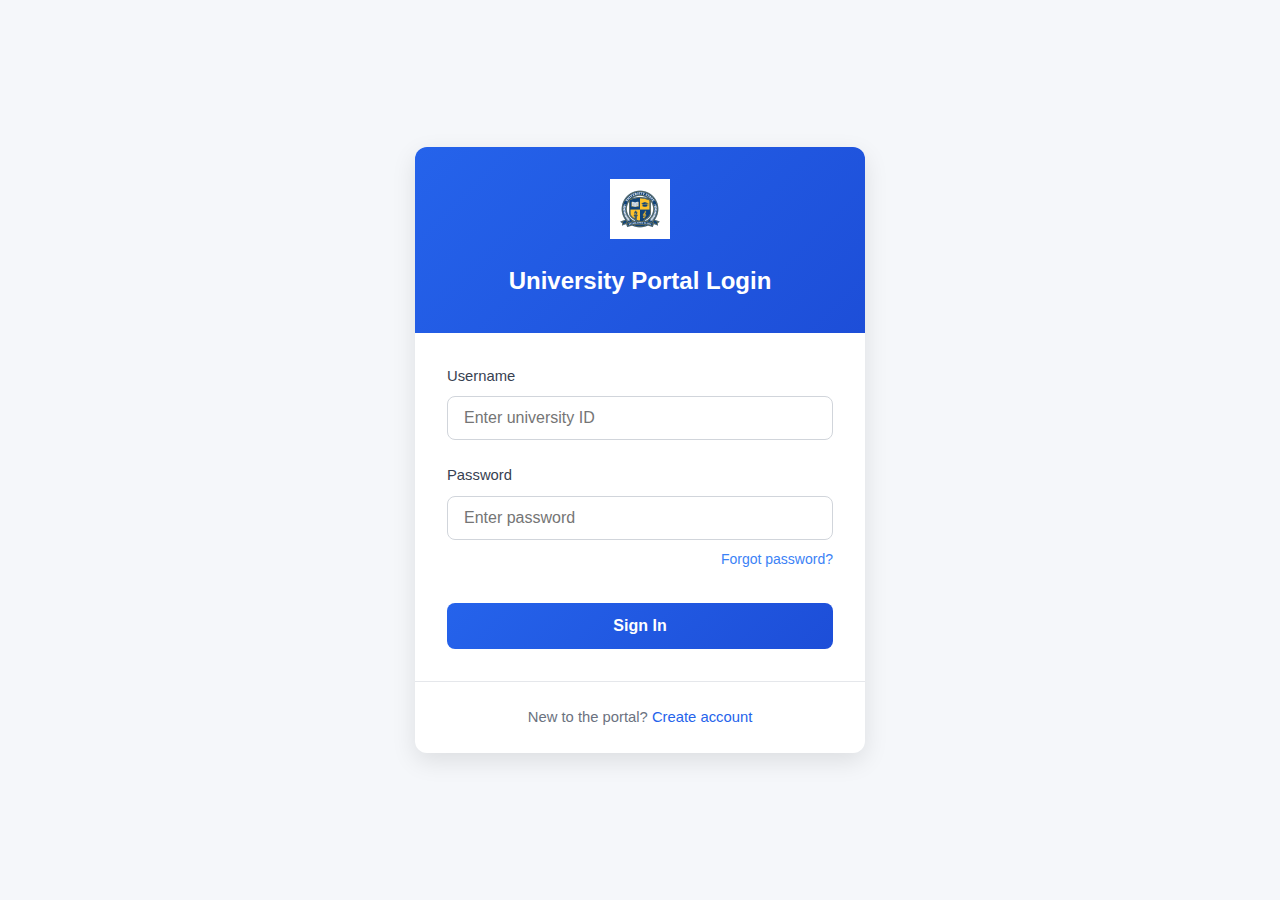
<file: index.html>
<!DOCTYPE html>
<html lang="en">
<head>
    <meta charset="UTF-8">
    <meta name="viewport" content="width=device-width, initial-scale=1.0">
    <title>Login - University Portal</title>
    <style>
        * {
            margin: 0;
            padding: 0;
            box-sizing: border-box;
            font-family: 'Segoe UI', Tahoma, Geneva, Verdana, sans-serif;
        }
        body {
            display: flex;
            justify-content: center;
            align-items: center;
            min-height: 100vh;
            padding: 20px;
            background-color: #f5f7fa;
            line-height: 1.6;
        }
    </style>
    <link rel="stylesheet" href="css/login.css">
</head>
<body>
    <main class="auth-container">
        <div class="auth-header">
            <img src="images/logo.jpg" alt="University Logo" class="logo">
            <h1>University Portal Login</h1>
        </div>
        
        <form id="loginForm" class="auth-form">
            <div class="input-group">
                <label for="username">Username</label>
                <input type="text" id="username" name="username" placeholder="Enter university ID" required>
            </div>
            
            <div class="input-group">
                <label for="password">Password</label>
                <input type="password" id="password" name="password" placeholder="Enter password" required>
                <a href="forgot-password.html" class="forgot-password">Forgot password?</a>
            </div>
            
            <button type="submit" class="auth-button">Sign In</button>
        </form>
        
        <div class="auth-footer">
            <p>New to the portal? <a href="register.html">Create account</a></p>
        </div>
    </main>

    <script src="js/login.js"></script>
</body>
</html>
</file>
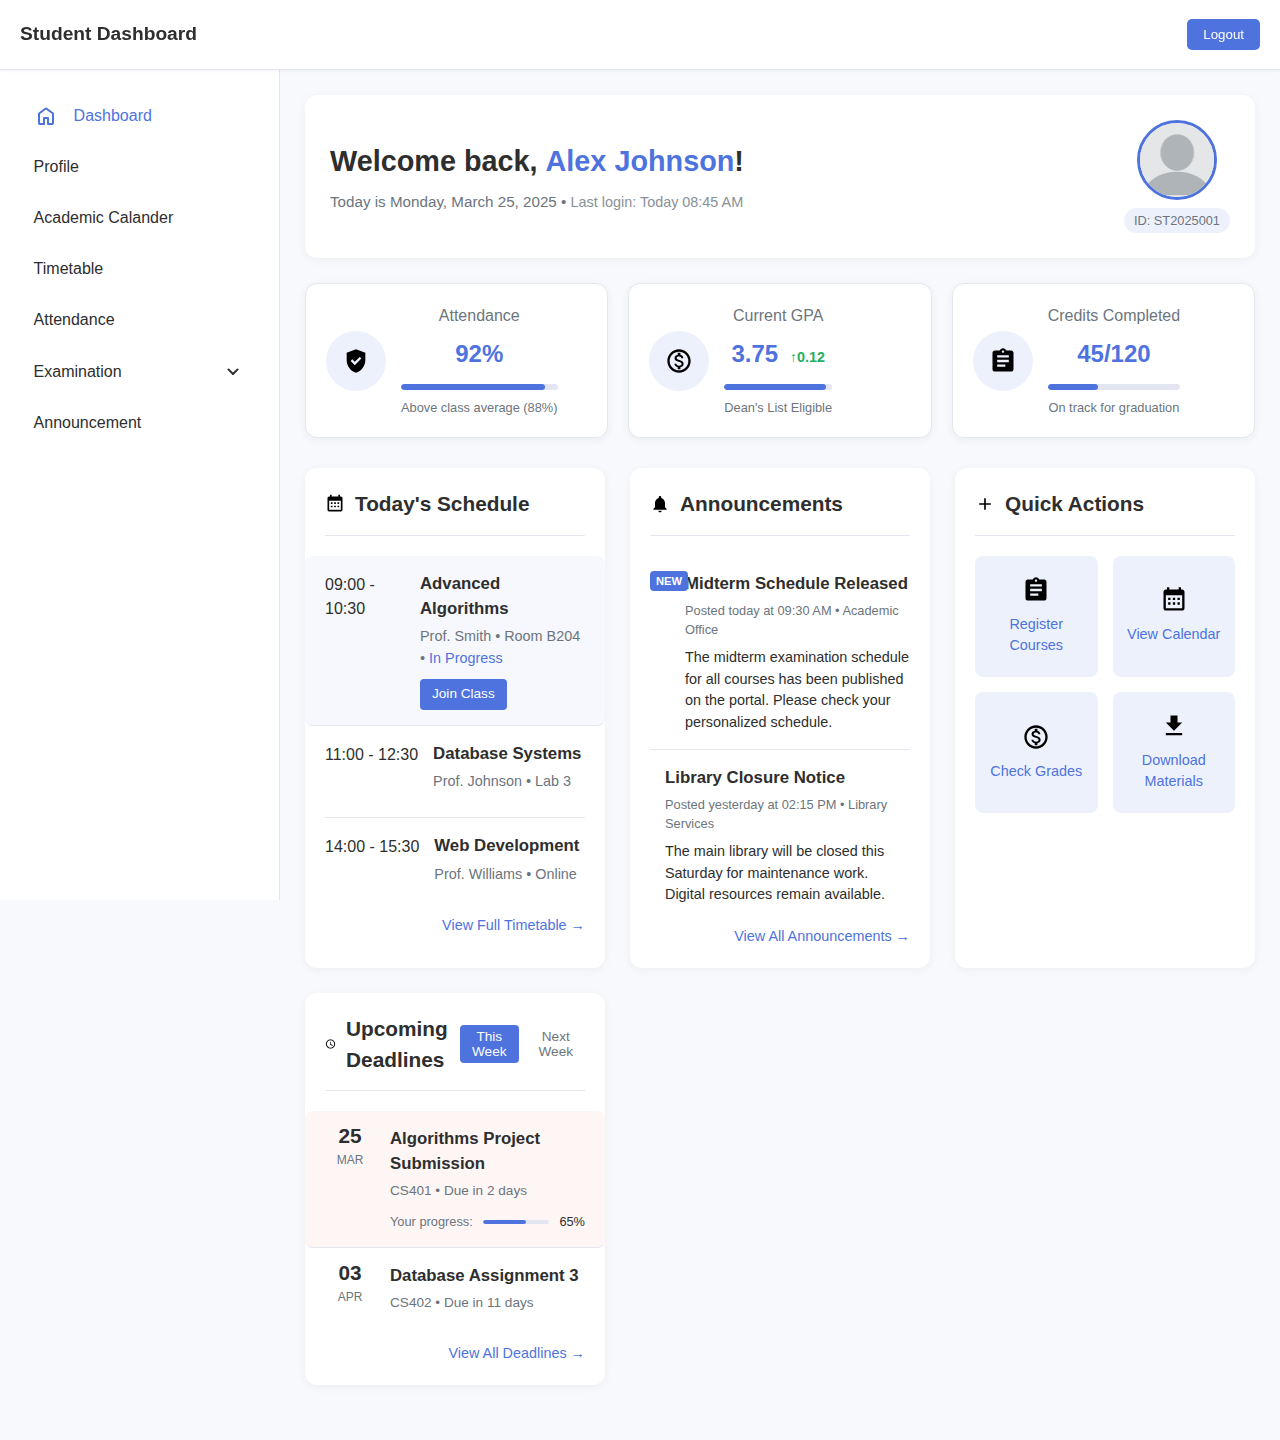
<file: student.html>
<!DOCTYPE html>
<html lang="en">
<head>
    <meta charset="UTF-8">
    <meta name="viewport" content="width=device-width, initial-scale=1.0">
    <title>Student Dashboard</title>
    <link rel="stylesheet" href="css/index.css">
    <link rel="stylesheet" href="css/student.css">
</head>
<body>
    <div id="sidebar-overlay"></div>
    <!-- Navigation Bar -->
    <nav id="top-nav">
        <div class="nav-content">
            <button class="nav-menu-btn" onclick="toggleSidebar()">
                <svg xmlns="http://www.w3.org/2000/svg" height="24px" viewBox="0 -960 960 960" width="24px" fill="currentColor">
                    <path d="M120-240v-80h720v80H120Zm0-200v-80h720v80H120Zm0-200v-80h720v80H120Z"/>
                </svg>
                <span>Menu</span>
            </button>
            <span class="nav-title">Student Dashboard</span>
            <button class="logout-btn" onclick="window.location.href='index.html'">Logout</button>
        </div>
    </nav>
    
    <!-- Sidebar -->
    <nav id="sidebar">
        <ul>
            <li>
                <a href="student.html">
                    <svg xmlns="http://www.w3.org/2000/svg" height="24px" viewBox="0 -960 960 960" width="24px" fill="currentColor">
                        <path d="M240-200h120v-200q0-17 11.5-28.5T400-440h160q17 0 28.5 11.5T600-400v200h120v-360L480-740 240-560v360Zm-80 0v-360q0-19 8.5-36t23.5-28l240-180q21-16 48-16t48 16l240 180q15 11 23.5 28t8.5 36v360q0 33-23.5 56.5T720-120H560q-17 0-28.5-11.5T520-160v-200h-80v200q0 17-11.5 28.5T400-120H240q-33 0-56.5-23.5T160-200Zm320-270Z"/>
                    </svg>
                    <span>Dashboard</span>
                </a>
            </li>
            <li>
                <a href="student_portal/profile.html">
                    <span>Profile</span>
                </a>
            </li>
            <li>
                <a href="student_portal/calender.html">
                    <span>Academic Calander</span>
                </a>
            </li>
            <li>
                <a href="student_portal/Time_Table.html">
                    <span>Timetable</span>
                </a>
            </li>
            <li>
                <a href="student_portal/attedance.html">
                    <span>Attendance</span>
                </a>
            </li>
            <li>
                <button onclick="toggleSubMenu(this)" class="dropdown-btn">
                    <span>Examination</span>
                    <svg xmlns="http://www.w3.org/2000/svg" height="24px" viewBox="0 -960 960 960" width="24px" fill="currentColor">
                        <path d="M480-361q-8 0-15-2.5t-13-8.5L268-556q-11-11-11-28t11-28q11-11 28-11t28 11l156 156 156-156q11-11 28-11t28 11q11 11 11 28t-11 28L508-372q-6 6-13 8.5t-15 2.5Z"/>
                    </svg>
                </button>
                <ul class="sub-menu">
                    <div>
                        <li><a href="student_portal/exam_schedule.html">Exam Schedule</a></li>  
                        <li><a href="student_portal/exam_result.html">Exam Result</a></li>
                    </div>
                </ul>
            </li>
            <li>
                <a href="student_portal/announcement.html">
                    <span>Announcement</span>
                </a>
            </li>
        </ul>
    </nav>

    <!-- Main Content -->
    <main class="dashboard-main">
        <!-- Welcome Banner -->
        <section class="welcome-banner">
            <div class="welcome-content">
                <h1>Welcome back, <span class="student-name">Alex Johnson</span>!</h1>
                <p class="welcome-meta">Today is <span class="current-date">Monday, March 25, 2025</span> • <span class="last-login">Last login: Today 08:45 AM</span></p>
            </div>
            <div class="profile-mini">
                <img src="../images/Profile.png" alt="Student avatar" class="profile-pic">
                <span class="student-id">ID: ST2025001</span>
            </div>
        </section>
    
        <!-- Stats Cards -->
        <div class="stats-grid">
            <div class="stat-card attendance">
                <div class="stat-icon">
                    <svg viewBox="0 0 24 24">
                        <path d="M12 2L4 5v6.09c0 5.05 3.41 9.76 8 10.91 4.59-1.15 8-5.86 8-10.91V5l-8-3zm-1.06 13.54L7.4 12l1.41-1.41 2.12 2.12 4.24-4.24 1.41 1.41-5.64 5.66z"/>
                    </svg>
                </div>
                <div class="stat-info">
                    <h3>Attendance</h3>
                    <p class="stat-value">92%</p>
                    <div class="progress-bar">
                        <div class="progress-fill" style="width: 92%"></div>
                    </div>
                    <small>Above class average (88%)</small>
                </div>
            </div>
    
            <div class="stat-card gpa">
                <div class="stat-icon">
                    <svg viewBox="0 0 24 24">
                        <path d="M12 2C6.48 2 2 6.48 2 12s4.48 10 10 10 10-4.48 10-10S17.52 2 12 2zm0 18c-4.41 0-8-3.59-8-8s3.59-8 8-8 8 3.59 8 8-3.59 8-8 8zm.31-8.86c-1.77-.45-2.34-.94-2.34-1.67 0-.84.79-1.43 2.1-1.43 1.38 0 1.9.66 1.94 1.64h1.71c-.05-1.34-.87-2.57-2.49-2.97V5H10.9v1.69c-1.51.32-2.72 1.3-2.72 2.81 0 1.79 1.49 2.69 3.66 3.21 1.95.46 2.34 1.15 2.34 1.87 0 .53-.39 1.39-2.1 1.39-1.6 0-2.23-.72-2.32-1.64H8.04c.1 1.7 1.36 2.66 2.86 2.97V19h2.34v-1.67c1.52-.29 2.72-1.16 2.73-2.77-.01-2.2-1.9-2.96-3.66-3.42z"/>
                    </svg>
                </div>
                <div class="stat-info">
                    <h3>Current GPA</h3>
                    <p class="stat-value">3.75 <span class="gpa-change positive">↑0.12</span></p>
                    <div class="progress-bar">
                        <div class="progress-fill" style="width: 94%"></div>
                    </div>
                    <small>Dean's List Eligible</small>
                </div>
            </div>
    
            <div class="stat-card credits">
                <div class="stat-icon">
                    <svg viewBox="0 0 24 24">
                        <path d="M19 3h-4.18C14.4 1.84 13.3 1 12 1c-1.3 0-2.4.84-2.82 2H5c-1.1 0-2 .9-2 2v14c0 1.1.9 2 2 2h14c1.1 0 2-.9 2-2V5c0-1.1-.9-2-2-2zm-7 0c.55 0 1 .45 1 1s-.45 1-1 1-1-.45-1-1 .45-1 1-1zm2 14H7v-2h7v2zm3-4H7v-2h10v2zm0-4H7V7h10v2z"/>
                    </svg>
                </div>
                <div class="stat-info">
                    <h3>Credits Completed</h3>
                    <p class="stat-value">45/120</p>
                    <div class="progress-bar">
                        <div class="progress-fill" style="width: 38%"></div>
                    </div>
                    <small>On track for graduation</small>
                </div>
            </div>
        </div>
    
        <!-- Dashboard Content Grid -->
        <div class="dashboard-grid">
            <!-- Upcoming Classes -->
            <section class="dashboard-card upcoming-classes">
                <div class="card-header">
                    <h2><svg viewBox="0 0 24 24"><path d="M19 3h-1V1h-2v2H8V1H6v2H5c-1.11 0-2 .9-2 2v14c0 1.1.89 2 2 2h14c1.1 0 2-.9 2-2V5c0-1.1-.9-2-2-2zm0 16H5V8h14v11zM9 10H7v2h2v-2zm4 0h-2v2h2v-2zm4 0h-2v2h2v-2zm-8 4H7v2h2v-2zm4 0h-2v2h2v-2zm4 0h-2v2h2v-2z"/></svg> Today's Schedule</h2>
                    
                </div>
                <ul class="class-list">
                    <li class="class-item current">
                        <div class="class-time">09:00 - 10:30</div>
                        <div class="class-details">
                            <h3>Advanced Algorithms</h3>
                            <p class="class-meta">Prof. Smith • Room B204 • <span class="status">In Progress</span></p>
                            <a href="#" class="join-btn">Join Class</a>
                        </div>
                    </li>
                    <li class="class-item">
                        <div class="class-time">11:00 - 12:30</div>
                        <div class="class-details">
                            <h3>Database Systems</h3>
                            <p class="class-meta">Prof. Johnson • Lab 3</p>
                        </div>
                    </li>
                    <li class="class-item">
                        <div class="class-time">14:00 - 15:30</div>
                        <div class="class-details">
                            <h3>Web Development</h3>
                            <p class="class-meta">Prof. Williams • Online</p>
                        </div>
                    </li>
                </ul>
                <a href="student_portal/Time_Table.html" class="view-all">View Full Timetable →</a>
            </section>
    
            <!-- Announcements -->
            <section class="dashboard-card announcements">
                <div class="card-header">
                    <h2><svg viewBox="0 0 24 24"><path d="M12 22c1.1 0 2-.9 2-2h-4c0 1.1.89 2 2 2zm6-6v-5c0-3.07-1.64-5.64-4.5-6.32V4c0-.83-.67-1.5-1.5-1.5s-1.5.67-1.5 1.5v.68C7.63 5.36 6 7.92 6 11v5l-2 2v1h16v-1l-2-2z"/></svg> Announcements</h2>
                    <span class="notification-badge">3 New</span>
                </div>
                <ul class="announcement-list">
                    <li class="announcement-item new">
                        <div class="announcement-badge">NEW</div>
                        <div class="announcement-content">
                            <h3>Midterm Schedule Released</h3>
                            <p class="announcement-meta">Posted today at 09:30 AM • Academic Office</p>
                            <p class="announcement-text">The midterm examination schedule for all courses has been published on the portal. Please check your personalized schedule.</p>
                        </div>
                    </li>
                    <li class="announcement-item">
                        <div class="announcement-content">
                            <h3>Library Closure Notice</h3>
                            <p class="announcement-meta">Posted yesterday at 02:15 PM • Library Services</p>
                            <p class="announcement-text">The main library will be closed this Saturday for maintenance work. Digital resources remain available.</p>
                        </div>
                    </li>
                </ul>
                <a href="student_portal/announcement.html" class="view-all">View All Announcements →</a>
            </section>
    
            <!-- Quick Actions -->
            <section class="dashboard-card quick-actions">
                <div class="card-header">
                    <h2><svg viewBox="0 0 24 24"><path d="M19 13h-6v6h-2v-6H5v-2h6V5h2v6h6v2z"/></svg> Quick Actions</h2>
                </div>
                <div class="action-grid">
                    <a href="#" class="action-card">
                        <svg viewBox="0 0 24 24"><path d="M19 3h-4.18C14.4 1.84 13.3 1 12 1c-1.3 0-2.4.84-2.82 2H5c-1.1 0-2 .9-2 2v14c0 1.1.9 2 2 2h14c1.1 0 2-.9 2-2V5c0-1.1-.9-2-2-2zm-7 0c.55 0 1 .45 1 1s-.45 1-1 1-1-.45-1-1 .45-1 1-1zm2 14H7v-2h7v2zm3-4H7v-2h10v2zm0-4H7V7h10v2z"/></svg>
                        <span>Register Courses</span>
                    </a>
                    <a href="#" class="action-card">
                        <svg viewBox="0 0 24 24"><path d="M19 3h-1V1h-2v2H8V1H6v2H5c-1.11 0-2 .9-2 2v14c0 1.1.89 2 2 2h14c1.1 0 2-.9 2-2V5c0-1.1-.9-2-2-2zm0 16H5V8h14v11zM9 10H7v2h2v-2zm4 0h-2v2h2v-2zm4 0h-2v2h2v-2zm-8 4H7v2h2v-2zm4 0h-2v2h2v-2zm4 0h-2v2h2v-2z"/></svg>
                        <span>View Calendar</span>
                    </a>
                    <a href="#" class="action-card">
                        <svg viewBox="0 0 24 24"><path d="M12 2C6.48 2 2 6.48 2 12s4.48 10 10 10 10-4.48 10-10S17.52 2 12 2zm0 18c-4.41 0-8-3.59-8-8s3.59-8 8-8 8 3.59 8 8-3.59 8-8 8zm.31-8.86c-1.77-.45-2.34-.94-2.34-1.67 0-.84.79-1.43 2.1-1.43 1.38 0 1.9.66 1.94 1.64h1.71c-.05-1.34-.87-2.57-2.49-2.97V5H10.9v1.69c-1.51.32-2.72 1.3-2.72 2.81 0 1.79 1.49 2.69 3.66 3.21 1.95.46 2.34 1.15 2.34 1.87 0 .53-.39 1.39-2.1 1.39-1.6 0-2.23-.72-2.32-1.64H8.04c.1 1.7 1.36 2.66 2.86 2.97V19h2.34v-1.67c1.52-.29 2.72-1.16 2.73-2.77-.01-2.2-1.9-2.96-3.66-3.42z"/></svg>
                        <span>Check Grades</span>
                    </a>
                    <a href="#" class="action-card">
                        <svg viewBox="0 0 24 24"><path d="M19 9h-4V3H9v6H5l7 7 7-7zM5 18v2h14v-2H5z"/></svg>
                        <span>Download Materials</span>
                    </a>
                </div>
            </section>
    
            <!-- Deadlines -->
            <section class="dashboard-card deadlines">
                <div class="card-header">
                    <h2><svg viewBox="0 0 24 24"><path d="M11.99 2C6.47 2 2 6.48 2 12s4.47 10 9.99 10C17.52 22 22 17.52 22 12S17.52 2 11.99 2zM12 20c-4.42 0-8-3.58-8-8s3.58-8 8-8 8 3.58 8 8-3.58 8-8 8zm.5-13H11v6l5.25 3.15.75-1.23-4.5-2.67z"/></svg> Upcoming Deadlines</h2>
                    <div class="time-filter">
                        <button class="active">This Week</button>
                        <button>Next Week</button>
                    </div>
                </div>
                <ul class="deadline-list">
                    <li class="deadline-item urgent">
                        <div class="deadline-date">
                            <span class="day">25</span>
                            <span class="month">MAR</span>
                        </div>
                        <div class="deadline-details">
                            <h3>Algorithms Project Submission</h3>
                            <p class="deadline-meta">CS401 • Due in 2 days</p>
                            <div class="deadline-progress">
                                <span class="label">Your progress:</span>
                                <div class="progress-bar small">
                                    <div class="progress-fill" style="width: 65%"></div>
                                </div>
                                <span class="progress-text">65%</span>
                            </div>
                        </div>
                    </li>
                    <li class="deadline-item">
                        <div class="deadline-date">
                            <span class="day">03</span>
                            <span class="month">APR</span>
                        </div>
                        <div class="deadline-details">
                            <h3>Database Assignment 3</h3>
                            <p class="deadline-meta">CS402 • Due in 11 days</p>
                        </div>
                    </li>
                </ul>
                <a href="#" class="view-all">View All Deadlines →</a>
            </section>
        </div>
    
        <!-- Footer -->
         

    </main>
    
       

    <script src="js/app.js"></script>
</body>
</html>
</file>
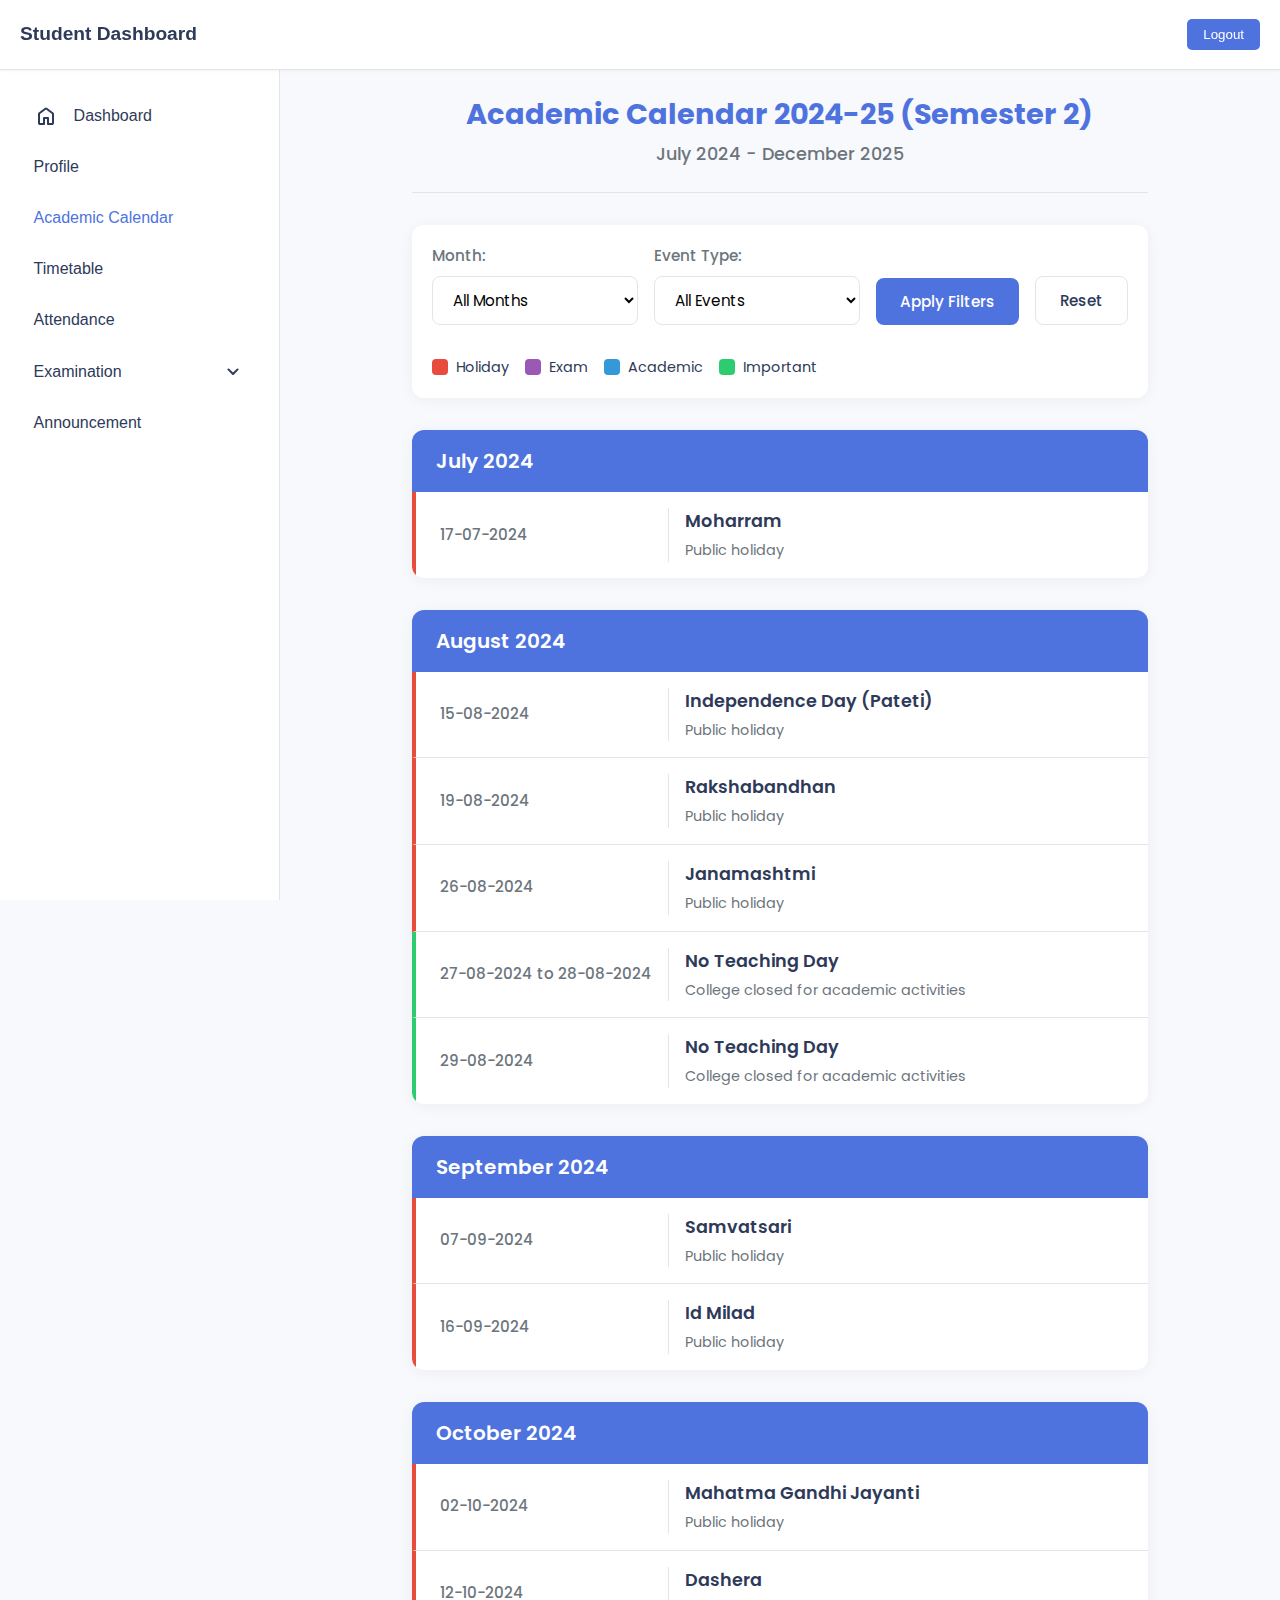
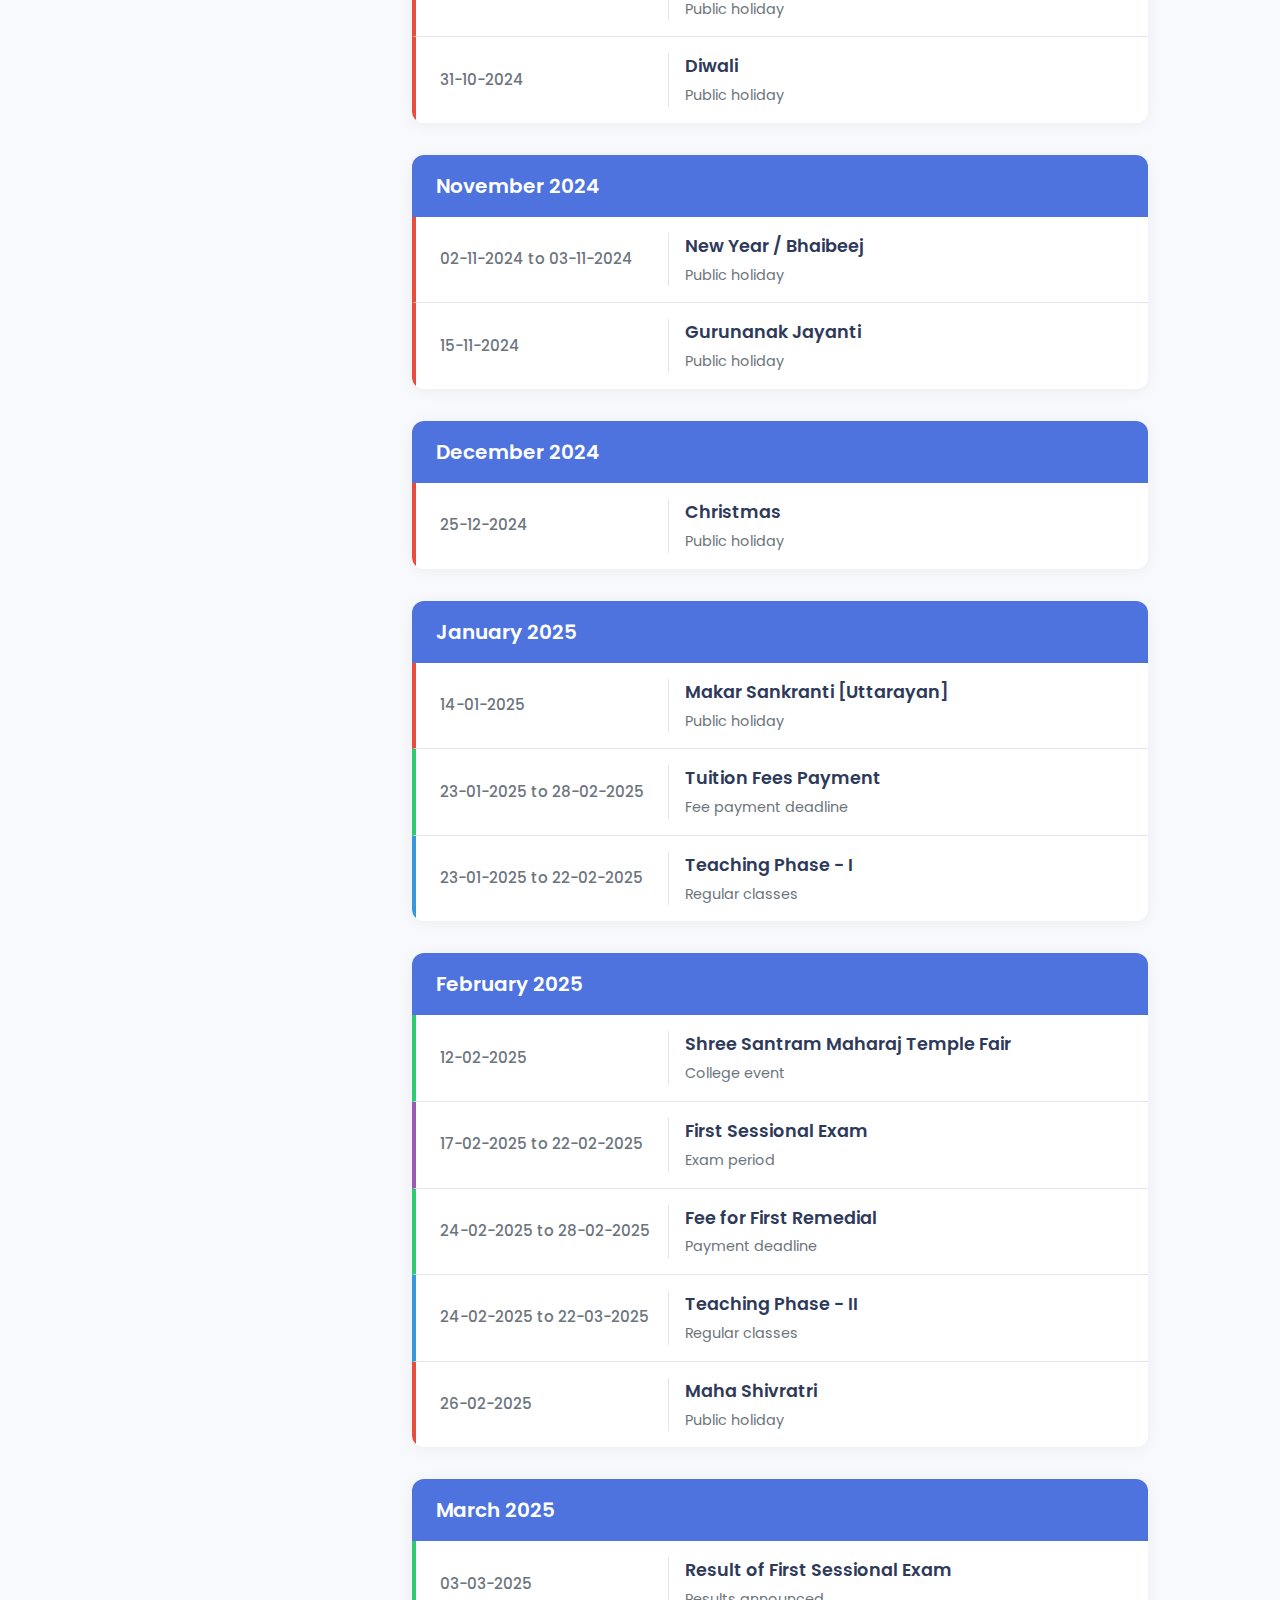
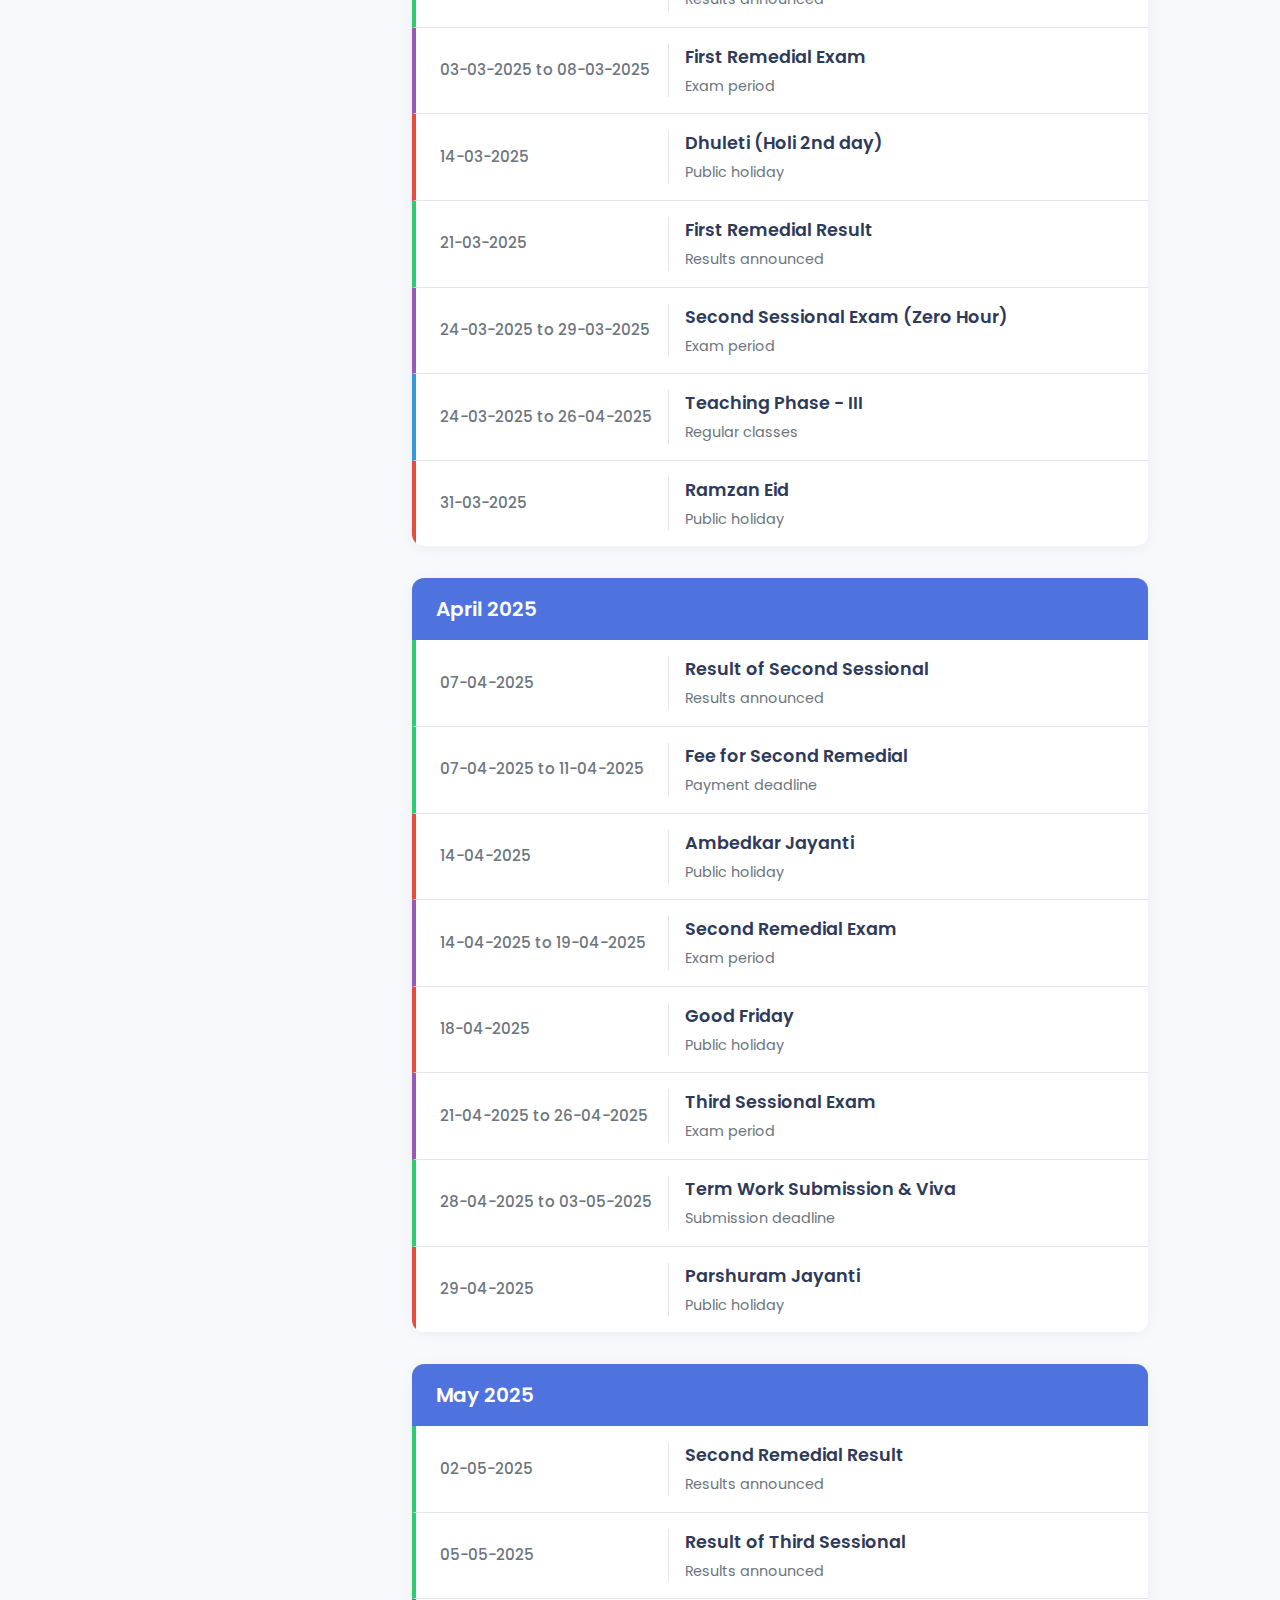
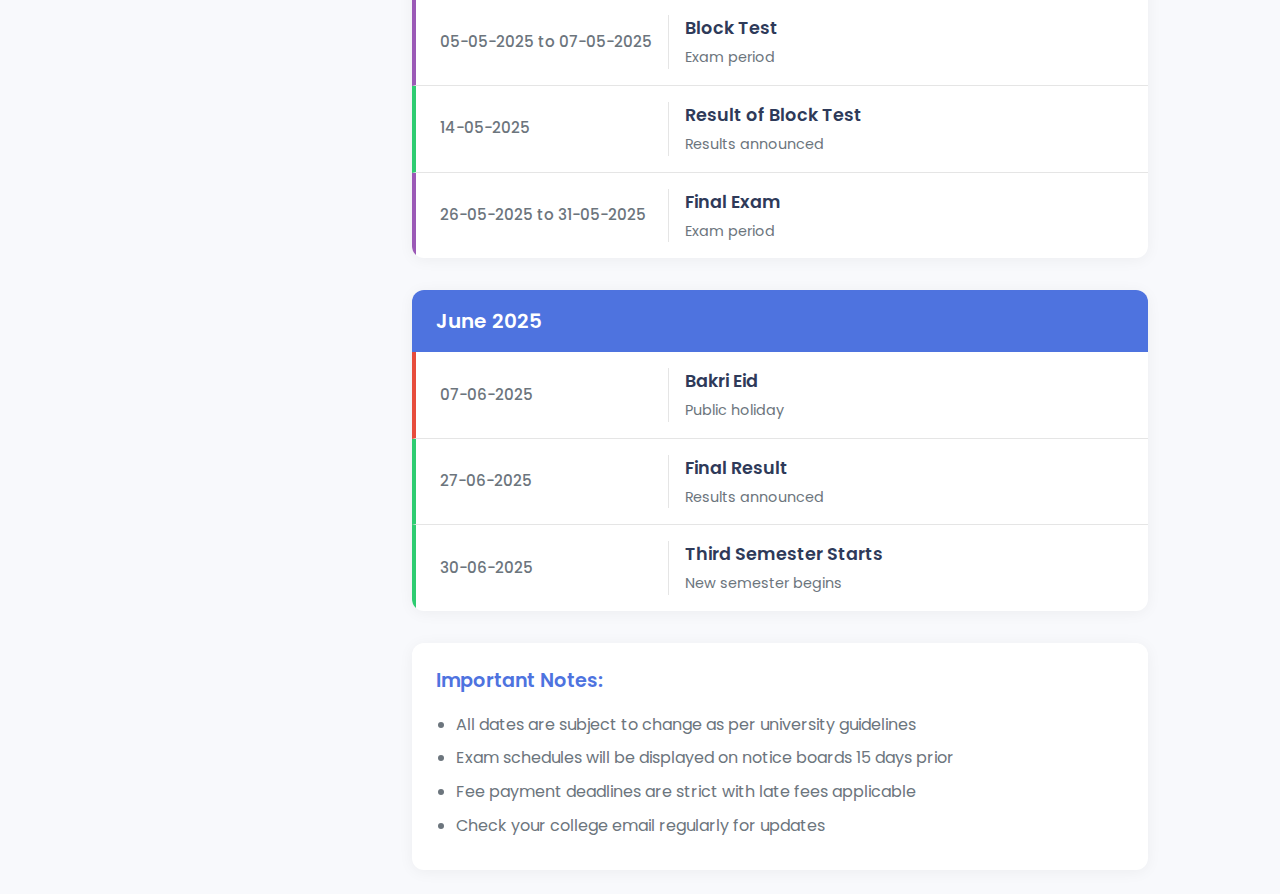
<file: student_portal/calender.html>
<!DOCTYPE html>
<html lang="en">
<head>
    <meta charset="UTF-8">
    <meta name="viewport" content="width=device-width, initial-scale=1.0">
    <title>Student Dashboard - Academic Calendar</title>
    <link rel="stylesheet" href="../css/index.css">
    <link rel="stylesheet" href="../css/student/calender.css">
    <link href="https://fonts.googleapis.com/css2?family=Poppins:wght@400;500;600;700&display=swap" rel="stylesheet">
</head>
<body>
    <div id="sidebar-overlay"></div>
    <!-- Navigation Bar -->
    <nav id="top-nav">
        <div class="nav-content">
            <button class="nav-menu-btn" onclick="toggleSidebar()">
                <svg xmlns="http://www.w3.org/2000/svg" height="24px" viewBox="0 -960 960 960" width="24px" fill="currentColor">
                    <path d="M120-240v-80h720v80H120Zm0-200v-80h720v80H120Zm0-200v-80h720v80H120Z"/>
                </svg>
                <span>Menu</span>
            </button>
            <span class="nav-title">Student Dashboard</span>
            <button class="logout-btn" onclick="window.location.href='../index.html'">Logout</button>
        </div>
    </nav>
    
    <!-- Sidebar -->
    <nav id="sidebar">
        <ul>
            <li>
                <a href="../student.html">
                    <svg xmlns="http://www.w3.org/2000/svg" height="24px" viewBox="0 -960 960 960" width="24px" fill="currentColor">
                        <path d="M240-200h120v-200q0-17 11.5-28.5T400-440h160q17 0 28.5 11.5T600-400v200h120v-360L480-740 240-560v360Zm-80 0v-360q0-19 8.5-36t23.5-28l240-180q21-16 48-16t48 16l240 180q15 11 23.5 28t8.5 36v360q0 33-23.5 56.5T720-120H560q-17 0-28.5-11.5T520-160v-200h-80v200q0 17-11.5 28.5T400-120H240q-33 0-56.5-23.5T160-200Zm320-270Z"/>
                    </svg>
                    <span>Dashboard</span>
                </a>
            </li>
            <li>
                <a href="profile.html">
                    <span>Profile</span>
                </a>
            </li>
            <li class="active">
                <a href="calender.html">
                    <span>Academic Calendar</span>
                </a>
            </li>
            <li>
                <a href="Time_Table.html">
                    <span>Timetable</span>
                </a>
            </li>
            <li>
                <a href="attedance.html">
                    <span>Attendance</span>
                </a>
            </li>
            <li>
                <button onclick="toggleSubMenu(this)" class="dropdown-btn">
                    <span>Examination</span>
                    <svg xmlns="http://www.w3.org/2000/svg" height="24px" viewBox="0 -960 960 960" width="24px" fill="currentColor">
                        <path d="M480-361q-8 0-15-2.5t-13-8.5L268-556q-11-11-11-28t11-28q11-11 28-11t28 11l156 156 156-156q11-11 28-11t28 11q11 11 11 28t-11 28L508-372q-6 6-13 8.5t-15 2.5Z"/>
                    </svg>
                </button>
                <ul class="sub-menu">
                    <div>
                        <li><a href="exam_schedule.html">Exam Schedule</a></li>  
                        <li><a href="exam_result.html">Exam Result</a></li>
                    </div>
                </ul>
            </li>
            <li>
                <a href="announcement.html">
                    <span>Announcement</span>
                </a>
            </li>
        </ul>
    </nav>
    
    <main class="academic-calendar">
        <div class="calendar-header">
            <h1>Academic Calendar 2024-25 (Semester 2)</h1>
            <div class="academic-period">July 2024 - December 2025</div>
        </div>
    
        <div class="calendar-controls">
            <div class="controls-row">
                <div class="filter-group">
                    <label for="month-select">Month:</label>
                    <select id="month-select" class="filter-select">
                        <option value="all">All Months</option>
                        <option value="jul">July 2024</option>
                        <option value="aug">August 2024</option>
                        <option value="sep">September 2024</option>
                        <option value="oct">October 2024</option>
                        <option value="nov">November 2024</option>
                        <option value="dec">December 2024</option>
                        <option value="jan">January 2025</option>
                        <option value="feb">February 2025</option>
                        <option value="mar">March 2025</option>
                        <option value="apr">April 2025</option>
                        <option value="may">May 2025</option>
                        <option value="jun">June 2025</option>
                    </select>
                </div>
                
                <div class="filter-group">
                    <label for="event-filter">Event Type:</label>
                    <select id="event-filter" class="filter-select">
                        <option value="all">All Events</option>
                        <option value="holiday">Holidays</option>
                        <option value="exam">Exams</option>
                        <option value="academic">Academic</option>
                        <option value="important">Important Dates</option>
                    </select>
                </div>
                
                <button id="apply-filters" class="filter-btn">Apply Filters</button>
                <button id="reset-filters" class="filter-btn secondary">Reset</button>
            </div>
            
            <div class="legend-container">
                <div class="legend-item">
                    <span class="legend-badge holiday"></span>
                    <span>Holiday</span>
                </div>
                <div class="legend-item">
                    <span class="legend-badge exam"></span>
                    <span>Exam</span>
                </div>
                <div class="legend-item">
                    <span class="legend-badge academic"></span>
                    <span>Academic</span>
                </div>
                <div class="legend-item">
                    <span class="legend-badge important"></span>
                    <span>Important</span>
                </div>
            </div>
        </div>
    
        <div class="calendar-content">
            <!-- Empty State (hidden by default) -->
            <div class="empty-state">
                <svg xmlns="http://www.w3.org/2000/svg" viewBox="0 0 24 24" fill="currentColor">
                    <path d="M19 5h-2V3H7v2H5c-1.1 0-2 .9-2 2v1c0 2.55 1.92 4.63 4.39 4.94.63 1.5 1.98 2.63 3.61 2.96V19H7v2h10v-2h-4v-3.1c1.63-.33 2.98-1.46 3.61-2.96C19.08 12.63 21 10.55 21 8V7c0-1.1-.9-2-2-2zM5 8V7h2v3.82C5.84 10.4 5 9.3 5 8zm14 0c0 1.3-.84 2.4-2 2.82V7h2v1z"/>
                </svg>
                <h3>No events found</h3>
                <p>Try adjusting your filters or check back later for updates.</p>
            </div>
            
            <!-- July 2024 -->
            <section class="month-group" data-month="jul">
                <h2 class="month-title">July 2024</h2>
                <div class="events-list">
                    <article class="calendar-event holiday">
                        <div class="event-date">17-07-2024</div>
                        <div class="event-details">
                            <h3 class="event-title">Moharram</h3>
                            <p class="event-description">Public holiday</p>
                        </div>
                    </article>
                </div>
            </section>
    
            <!-- August 2024 -->
            <section class="month-group" data-month="aug">
                <h2 class="month-title">August 2024</h2>
                <div class="events-list">
                    <article class="calendar-event holiday">
                        <div class="event-date">15-08-2024</div>
                        <div class="event-details">
                            <h3 class="event-title">Independence Day (Pateti)</h3>
                            <p class="event-description">Public holiday</p>
                        </div>
                    </article>
                    
                    <article class="calendar-event holiday">
                        <div class="event-date">19-08-2024</div>
                        <div class="event-details">
                            <h3 class="event-title">Rakshabandhan</h3>
                            <p class="event-description">Public holiday</p>
                        </div>
                    </article>
                    
                    <article class="calendar-event holiday">
                        <div class="event-date">26-08-2024</div>
                        <div class="event-details">
                            <h3 class="event-title">Janamashtmi</h3>
                            <p class="event-description">Public holiday</p>
                        </div>
                    </article>
                    
                    <article class="calendar-event important">
                        <div class="event-date">27-08-2024 to 28-08-2024</div>
                        <div class="event-details">
                            <h3 class="event-title">No Teaching Day</h3>
                            <p class="event-description">College closed for academic activities</p>
                        </div>
                    </article>
                    
                    <article class="calendar-event important">
                        <div class="event-date">29-08-2024</div>
                        <div class="event-details">
                            <h3 class="event-title">No Teaching Day</h3>
                            <p class="event-description">College closed for academic activities</p>
                        </div>
                    </article>
                </div>
            </section>
    
            <!-- September 2024 -->
            <section class="month-group" data-month="sep">
                <h2 class="month-title">September 2024</h2>
                <div class="events-list">
                    <article class="calendar-event holiday">
                        <div class="event-date">07-09-2024</div>
                        <div class="event-details">
                            <h3 class="event-title">Samvatsari</h3>
                            <p class="event-description">Public holiday</p>
                        </div>
                    </article>
                    
                    <article class="calendar-event holiday">
                        <div class="event-date">16-09-2024</div>
                        <div class="event-details">
                            <h3 class="event-title">Id Milad</h3>
                            <p class="event-description">Public holiday</p>
                        </div>
                    </article>
                </div>
            </section>
    
            <!-- October 2024 -->
            <section class="month-group" data-month="oct">
                <h2 class="month-title">October 2024</h2>
                <div class="events-list">
                    <article class="calendar-event holiday">
                        <div class="event-date">02-10-2024</div>
                        <div class="event-details">
                            <h3 class="event-title">Mahatma Gandhi Jayanti</h3>
                            <p class="event-description">Public holiday</p>
                        </div>
                    </article>
                    
                    <article class="calendar-event holiday">
                        <div class="event-date">12-10-2024</div>
                        <div class="event-details">
                            <h3 class="event-title">Dashera</h3>
                            <p class="event-description">Public holiday</p>
                        </div>
                    </article>
                    
                    <article class="calendar-event holiday">
                        <div class="event-date">31-10-2024</div>
                        <div class="event-details">
                            <h3 class="event-title">Diwali</h3>
                            <p class="event-description">Public holiday</p>
                        </div>
                    </article>
                </div>
            </section>
    
            <!-- November 2024 -->
            <section class="month-group" data-month="nov">
                <h2 class="month-title">November 2024</h2>
                <div class="events-list">
                    <article class="calendar-event holiday">
                        <div class="event-date">02-11-2024 to 03-11-2024</div>
                        <div class="event-details">
                            <h3 class="event-title">New Year / Bhaibeej</h3>
                            <p class="event-description">Public holiday</p>
                        </div>
                    </article>
                    
                    <article class="calendar-event holiday">
                        <div class="event-date">15-11-2024</div>
                        <div class="event-details">
                            <h3 class="event-title">Gurunanak Jayanti</h3>
                            <p class="event-description">Public holiday</p>
                        </div>
                    </article>
                </div>
            </section>
    
            <!-- December 2024 -->
            <section class="month-group" data-month="dec">
                <h2 class="month-title">December 2024</h2>
                <div class="events-list">
                    <article class="calendar-event holiday">
                        <div class="event-date">25-12-2024</div>
                        <div class="event-details">
                            <h3 class="event-title">Christmas</h3>
                            <p class="event-description">Public holiday</p>
                        </div>
                    </article>
                </div>
            </section>
    
            <!-- January 2025 -->
            <section class="month-group" data-month="jan">
                <h2 class="month-title">January 2025</h2>
                <div class="events-list">
                    <article class="calendar-event holiday">
                        <div class="event-date">14-01-2025</div>
                        <div class="event-details">
                            <h3 class="event-title">Makar Sankranti [Uttarayan]</h3>
                            <p class="event-description">Public holiday</p>
                        </div>
                    </article>
                    
                    <article class="calendar-event important">
                        <div class="event-date">23-01-2025 to 28-02-2025</div>
                        <div class="event-details">
                            <h3 class="event-title">Tuition Fees Payment</h3>
                            <p class="event-description">Fee payment deadline</p>
                        </div>
                    </article>
                    
                    <article class="calendar-event academic">
                        <div class="event-date">23-01-2025 to 22-02-2025</div>
                        <div class="event-details">
                            <h3 class="event-title">Teaching Phase - I</h3>
                            <p class="event-description">Regular classes</p>
                        </div>
                    </article>
                </div>
            </section>
    
            <!-- February 2025 -->
            <section class="month-group" data-month="feb">
                <h2 class="month-title">February 2025</h2>
                <div class="events-list">
                    <article class="calendar-event important">
                        <div class="event-date">12-02-2025</div>
                        <div class="event-details">
                            <h3 class="event-title">Shree Santram Maharaj Temple Fair</h3>
                            <p class="event-description">College event</p>
                        </div>
                    </article>
                    
                    <article class="calendar-event exam">
                        <div class="event-date">17-02-2025 to 22-02-2025</div>
                        <div class="event-details">
                            <h3 class="event-title">First Sessional Exam</h3>
                            <p class="event-description">Exam period</p>
                        </div>
                    </article>
                    
                    <article class="calendar-event important">
                        <div class="event-date">24-02-2025 to 28-02-2025</div>
                        <div class="event-details">
                            <h3 class="event-title">Fee for First Remedial</h3>
                            <p class="event-description">Payment deadline</p>
                        </div>
                    </article>
                    
                    <article class="calendar-event academic">
                        <div class="event-date">24-02-2025 to 22-03-2025</div>
                        <div class="event-details">
                            <h3 class="event-title">Teaching Phase - II</h3>
                            <p class="event-description">Regular classes</p>
                        </div>
                    </article>
                    
                    <article class="calendar-event holiday">
                        <div class="event-date">26-02-2025</div>
                        <div class="event-details">
                            <h3 class="event-title">Maha Shivratri</h3>
                            <p class="event-description">Public holiday</p>
                        </div>
                    </article>
                </div>
            </section>
    
            <!-- March 2025 -->
            <section class="month-group" data-month="mar">
                <h2 class="month-title">March 2025</h2>
                <div class="events-list">
                    <article class="calendar-event important">
                        <div class="event-date">03-03-2025</div>
                        <div class="event-details">
                            <h3 class="event-title">Result of First Sessional Exam</h3>
                            <p class="event-description">Results announced</p>
                        </div>
                    </article>
                    
                    <article class="calendar-event exam">
                        <div class="event-date">03-03-2025 to 08-03-2025</div>
                        <div class="event-details">
                            <h3 class="event-title">First Remedial Exam</h3>
                            <p class="event-description">Exam period</p>
                        </div>
                    </article>
                    
                    <article class="calendar-event holiday">
                        <div class="event-date">14-03-2025</div>
                        <div class="event-details">
                            <h3 class="event-title">Dhuleti (Holi 2nd day)</h3>
                            <p class="event-description">Public holiday</p>
                        </div>
                    </article>
                    
                    <article class="calendar-event important">
                        <div class="event-date">21-03-2025</div>
                        <div class="event-details">
                            <h3 class="event-title">First Remedial Result</h3>
                            <p class="event-description">Results announced</p>
                        </div>
                    </article>
                    
                    <article class="calendar-event exam">
                        <div class="event-date">24-03-2025 to 29-03-2025</div>
                        <div class="event-details">
                            <h3 class="event-title">Second Sessional Exam (Zero Hour)</h3>
                            <p class="event-description">Exam period</p>
                        </div>
                    </article>
                    
                    <article class="calendar-event academic">
                        <div class="event-date">24-03-2025 to 26-04-2025</div>
                        <div class="event-details">
                            <h3 class="event-title">Teaching Phase - III</h3>
                            <p class="event-description">Regular classes</p>
                        </div>
                    </article>
                    
                    <article class="calendar-event holiday">
                        <div class="event-date">31-03-2025</div>
                        <div class="event-details">
                            <h3 class="event-title">Ramzan Eid</h3>
                            <p class="event-description">Public holiday</p>
                        </div>
                    </article>
                </div>
            </section>
    
            <!-- April 2025 -->
            <section class="month-group" data-month="apr">
                <h2 class="month-title">April 2025</h2>
                <div class="events-list">
                    <article class="calendar-event important">
                        <div class="event-date">07-04-2025</div>
                        <div class="event-details">
                            <h3 class="event-title">Result of Second Sessional</h3>
                            <p class="event-description">Results announced</p>
                        </div>
                    </article>
                    
                    <article class="calendar-event important">
                        <div class="event-date">07-04-2025 to 11-04-2025</div>
                        <div class="event-details">
                            <h3 class="event-title">Fee for Second Remedial</h3>
                            <p class="event-description">Payment deadline</p>
                        </div>
                    </article>
                    
                    <article class="calendar-event holiday">
                        <div class="event-date">14-04-2025</div>
                        <div class="event-details">
                            <h3 class="event-title">Ambedkar Jayanti</h3>
                            <p class="event-description">Public holiday</p>
                        </div>
                    </article>
                    
                    <article class="calendar-event exam">
                        <div class="event-date">14-04-2025 to 19-04-2025</div>
                        <div class="event-details">
                            <h3 class="event-title">Second Remedial Exam</h3>
                            <p class="event-description">Exam period</p>
                        </div>
                    </article>
                    
                    <article class="calendar-event holiday">
                        <div class="event-date">18-04-2025</div>
                        <div class="event-details">
                            <h3 class="event-title">Good Friday</h3>
                            <p class="event-description">Public holiday</p>
                        </div>
                    </article>
                    
                    <article class="calendar-event exam">
                        <div class="event-date">21-04-2025 to 26-04-2025</div>
                        <div class="event-details">
                            <h3 class="event-title">Third Sessional Exam</h3>
                            <p class="event-description">Exam period</p>
                        </div>
                    </article>
                    
                    <article class="calendar-event important">
                        <div class="event-date">28-04-2025 to 03-05-2025</div>
                        <div class="event-details">
                            <h3 class="event-title">Term Work Submission & Viva</h3>
                            <p class="event-description">Submission deadline</p>
                        </div>
                    </article>
                    
                    <article class="calendar-event holiday">
                        <div class="event-date">29-04-2025</div>
                        <div class="event-details">
                            <h3 class="event-title">Parshuram Jayanti</h3>
                            <p class="event-description">Public holiday</p>
                        </div>
                    </article>
                </div>
            </section>
    
            <!-- May 2025 -->
            <section class="month-group" data-month="may">
                <h2 class="month-title">May 2025</h2>
                <div class="events-list">
                    <article class="calendar-event important">
                        <div class="event-date">02-05-2025</div>
                        <div class="event-details">
                            <h3 class="event-title">Second Remedial Result</h3>
                            <p class="event-description">Results announced</p>
                        </div>
                    </article>
                    
                    <article class="calendar-event important">
                        <div class="event-date">05-05-2025</div>
                        <div class="event-details">
                            <h3 class="event-title">Result of Third Sessional</h3>
                            <p class="event-description">Results announced</p>
                        </div>
                    </article>
                    
                    <article class="calendar-event exam">
                        <div class="event-date">05-05-2025 to 07-05-2025</div>
                        <div class="event-details">
                            <h3 class="event-title">Block Test</h3>
                            <p class="event-description">Exam period</p>
                        </div>
                    </article>
                    
                    <article class="calendar-event important">
                        <div class="event-date">14-05-2025</div>
                        <div class="event-details">
                            <h3 class="event-title">Result of Block Test</h3>
                            <p class="event-description">Results announced</p>
                        </div>
                    </article>
                    
                    <article class="calendar-event exam">
                        <div class="event-date">26-05-2025 to 31-05-2025</div>
                        <div class="event-details">
                            <h3 class="event-title">Final Exam</h3>
                            <p class="event-description">Exam period</p>
                        </div>
                    </article>
                </div>
            </section>
    
            <!-- June 2025 -->
            <section class="month-group" data-month="jun">
                <h2 class="month-title">June 2025</h2>
                <div class="events-list">
                    <article class="calendar-event holiday">
                        <div class="event-date">07-06-2025</div>
                        <div class="event-details">
                            <h3 class="event-title">Bakri Eid</h3>
                            <p class="event-description">Public holiday</p>
                        </div>
                    </article>
                    
                    <article class="calendar-event important">
                        <div class="event-date">27-06-2025</div>
                        <div class="event-details">
                            <h3 class="event-title">Final Result</h3>
                            <p class="event-description">Results announced</p>
                        </div>
                    </article>
                    
                    <article class="calendar-event important">
                        <div class="event-date">30-06-2025</div>
                        <div class="event-details">
                            <h3 class="event-title">Third Semester Starts</h3>
                            <p class="event-description">New semester begins</p>
                        </div>
                    </article>
                </div>
            </section>
        </div>
    
        <div class="calendar-notes">
            <h3>Important Notes:</h3>
            <ul class="notes-list">
                <li>All dates are subject to change as per university guidelines</li>
                <li>Exam schedules will be displayed on notice boards 15 days prior</li>
                <li>Fee payment deadlines are strict with late fees applicable</li>
                <li>Check your college email regularly for updates</li>
            </ul>
        </div>
    </main>

    <script src="../js/app.js"></script>
    <script src="../js/calender.js"></script>
</body>
</html>
</file>
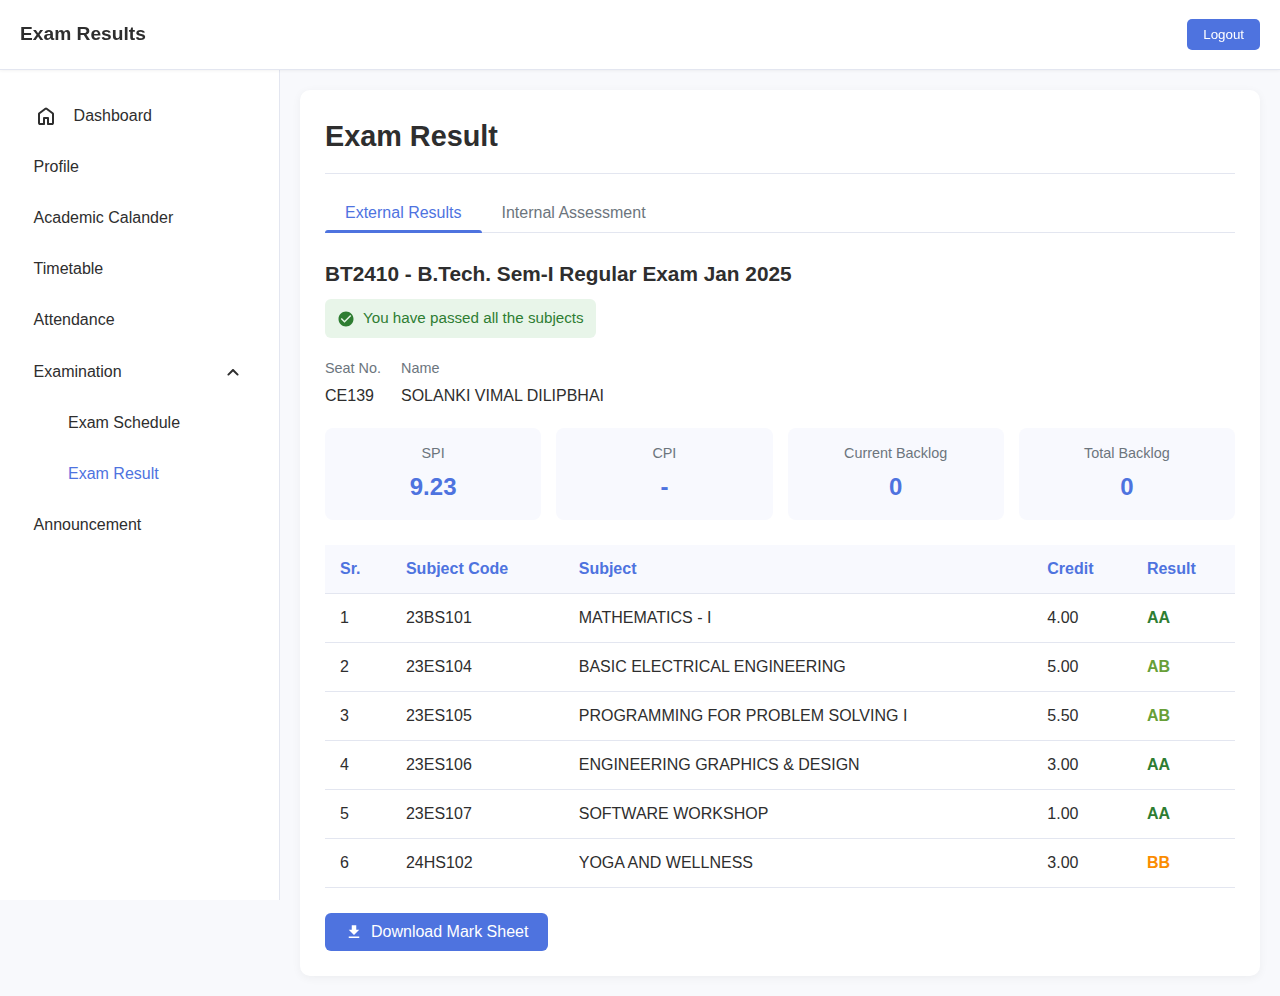
<file: student_portal/exam_result.html>
<!DOCTYPE html>
<html lang="en">
<head>
    <meta charset="UTF-8">
    <meta name="viewport" content="width=device-width, initial-scale=1.0">
    <title>Exam Results</title>
    <link rel="stylesheet" href="../css/index.css">
    <link rel="stylesheet" href="../css/student.css">
    <link rel="stylesheet" href="../css/student/exam_result.css">
</head>
<body>
    <div id="sidebar-overlay"></div>
    <!-- Navigation Bar -->
    <nav id="top-nav">
        <div class="nav-content">
            <button class="nav-menu-btn" onclick="toggleSidebar()">
                <svg xmlns="http://www.w3.org/2000/svg" height="24px" viewBox="0 -960 960 960" width="24px" fill="currentColor">
                    <path d="M120-240v-80h720v80H120Zm0-200v-80h720v80H120Zm0-200v-80h720v80H120Z"/>
                </svg>
                <span>Menu</span>
            </button>
            <span class="nav-title">Exam Results</span>
            <button class="logout-btn" onclick="window.location.href='index.html'">Logout</button>
        </div>
    </nav>
    
    <!-- Sidebar (same as exam schedule) -->
    <nav id="sidebar">
        <ul>
            <li>
                <a href="../student.html">
                    <svg xmlns="http://www.w3.org/2000/svg" height="24px" viewBox="0 -960 960 960" width="24px" fill="currentColor">
                        <path d="M240-200h120v-200q0-17 11.5-28.5T400-440h160q17 0 28.5 11.5T600-400v200h120v-360L480-740 240-560v360Zm-80 0v-360q0-19 8.5-36t23.5-28l240-180q21-16 48-16t48 16l240 180q15 11 23.5 28t8.5 36v360q0 33-23.5 56.5T720-120H560q-17 0-28.5-11.5T520-160v-200h-80v200q0 17-11.5 28.5T400-120H240q-33 0-56.5-23.5T160-200Zm320-270Z"/>
                    </svg>
                    <span>Dashboard</span>
                </a>
            </li>
            <li>
                <a href="profile.html">
                    <span>Profile</span>
                </a>
            </li>
            <li>
                <a href="calender.html">
                    <span>Academic Calander</span>
                </a>
            </li>
            <li>
                <a href="Time_Table.html">
                    <span>Timetable</span>
                </a>
            </li>
            <li>
                <a href="attedance.html">
                    <span>Attendance</span>
                </a>
            </li>
            <li>
                <button onclick="toggleSubMenu(this)" class="dropdown-btn active">
                    <span>Examination</span>
                    <svg xmlns="http://www.w3.org/2000/svg" height="24px" viewBox="0 -960 960 960" width="24px" fill="currentColor">
                        <path d="M480-361q-8 0-15-2.5t-13-8.5L268-556q-11-11-11-28t11-28q11-11 28-11t28 11l156 156 156-156q11-11 28-11t28 11q11 11 11 28t-11 28L508-372q-6 6-13 8.5t-15 2.5Z"/>
                    </svg>
                </button>
                <ul class="sub-menu show">
                    <div>
                        <li><a href="exam_schedule.html">Exam Schedule</a></li>  
                        <li><a href="exam_result.html"class="active">Exam Result</a></li>
                    </div>
                </ul>
            </li>
            <li>
                <a href="announcement.html">
                    <span>Announcement</span>
                </a>
            </li>
        </ul>
    </nav>

    <!-- Main Content -->
    <main class="exam-result-main">
        <div class="exam-result-container">
            <h1>Exam Result</h1>
            
            <!-- Exam Type Navigation -->
            <nav class="result-type-nav">
                <button class="result-type-btn active" data-result-type="external">External Results</button>
                <button class="result-type-btn" data-result-type="internal">Internal Assessment</button>
            </nav>
            
            <!-- Result Content -->
            <div class="result-content">
                <!-- External Results Section -->
                <section id="external-results" class="result-section active">
                    <div class="result-header">
                        <h2>BT2410 - B.Tech. Sem-I Regular Exam Jan 2025</h2>
                        <div class="result-status success">
                            <svg xmlns="http://www.w3.org/2000/svg" viewBox="0 0 24 24">
                                <path d="M12 2C6.48 2 2 6.48 2 12s4.48 10 10 10 10-4.48 10-10S17.52 2 12 2zm-2 15l-5-5 1.41-1.41L10 14.17l7.59-7.59L19 8l-9 9z"/>
                            </svg>
                            <span>You have passed all the subjects</span>
                        </div>
                    </div>
                    
                    <div class="student-info">
                        <div class="info-item">
                            <span class="info-label">Seat No.</span>
                            <span class="info-value">CE139</span>
                        </div>
                        <div class="info-item">
                            <span class="info-label">Name</span>
                            <span class="info-value">SOLANKI VIMAL DILIPBHAI</span>
                        </div>
                    </div>
                    
                    <div class="performance-summary">
                        <div class="summary-card">
                            <span class="summary-label">SPI</span>
                            <span class="summary-value">9.23</span>
                        </div>
                        <div class="summary-card">
                            <span class="summary-label">CPI</span>
                            <span class="summary-value">-</span>
                        </div>
                        <div class="summary-card">
                            <span class="summary-label">Current Backlog</span>
                            <span class="summary-value">0</span>
                        </div>
                        <div class="summary-card">
                            <span class="summary-label">Total Backlog</span>
                            <span class="summary-value">0</span>
                        </div>
                    </div>
                    
                    <div class="result-table-container">
                        <table class="result-table">
                            <thead>
                                <tr>
                                    <th>Sr.</th>
                                    <th>Subject Code</th>
                                    <th>Subject</th>
                                    <th>Credit</th>
                                    <th>Result</th>
                                </tr>
                            </thead>
                            <tbody>
                                <tr>
                                    <td>1</td>
                                    <td>23BS101</td>
                                    <td>MATHEMATICS - I</td>
                                    <td>4.00</td>
                                    <td class="grade-aa">AA</td>
                                </tr>
                                <tr>
                                    <td>2</td>
                                    <td>23ES104</td>
                                    <td>BASIC ELECTRICAL ENGINEERING</td>
                                    <td>5.00</td>
                                    <td class="grade-ab">AB</td>
                                </tr>
                                <tr>
                                    <td>3</td>
                                    <td>23ES105</td>
                                    <td>PROGRAMMING FOR PROBLEM SOLVING I</td>
                                    <td>5.50</td>
                                    <td class="grade-ab">AB</td>
                                </tr>
                                <tr>
                                    <td>4</td>
                                    <td>23ES106</td>
                                    <td>ENGINEERING GRAPHICS & DESIGN</td>
                                    <td>3.00</td>
                                    <td class="grade-aa">AA</td>
                                </tr>
                                <tr>
                                    <td>5</td>
                                    <td>23ES107</td>
                                    <td>SOFTWARE WORKSHOP</td>
                                    <td>1.00</td>
                                    <td class="grade-aa">AA</td>
                                </tr>
                                <tr>
                                    <td>6</td>
                                    <td>24HS102</td>
                                    <td>YOGA AND WELLNESS</td>
                                    <td>3.00</td>
                                    <td class="grade-bb">BB</td>
                                </tr>
                            </tbody>
                        </table>
                    </div>
                    
                    <div class="result-actions">
                        <button class="download-btn">
                            <svg xmlns="http://www.w3.org/2000/svg" viewBox="0 0 24 24">
                                <path d="M19 9h-4V3H9v6H5l7 7 7-7zM5 18v2h14v-2H5z"/>
                            </svg>
                            Download Mark Sheet
                        </button>
                    </div>
                </section>
                
                <!-- Internal Assessment Section -->
                <section id="internal-results" class="result-section">
                    <div class="internal-header">
                        <h2>Internal Assessment Summary</h2>
                    </div>

                    <div class="student-info">
                        <div class="info-item">
                            <span class="info-label">Seat No.</span>
                            <span class="info-value">CE136</span>
                        </div>
                        <div class="info-item">
                            <span class="info-label">Name</span>
                            <span class="info-value">SOLANKI VIMAL DILIPBHAI</span>
                        </div>
                    </div>
                    
                    <div class="semester-selector">
                        <button class="semester-btn active" data-semester="1">Semester 1</button>
                        <button class="semester-btn" data-semester="2">Semester 2</button>
                    </div>
                    
                    <!-- Semester 1 Content -->
                    <div id="semester1-content" class="semester-content">
                        <div class="internal-table-container">
                            <table class="internal-table">
                                <thead>
                                    <tr>
                                        <th rowspan="2">Sr.</th>
                                        <th rowspan="2">Code</th>
                                        <th rowspan="2">Course</th>
                                        <th colspan="3">SESSIONAL 1</th>
                                        <th colspan="3">SESSIONAL 2</th>
                                        <th colspan="3">SESSIONAL 3</th>
                                    </tr>
                                    <tr>
                                        <th>Theory</th>
                                        <th>Practical</th>
                                        <th>Total</th>
                                        <th>Theory</th>
                                        <th>Practical</th>
                                        <th>Total</th>
                                        <th>Theory</th>
                                        <th>Practical</th>
                                        <th>Total</th>
                                    </tr>
                                </thead>
                                <tbody>
                                    <tr>
                                        <td>1</td>
                                        <td>23BS101</td>
                                        <td>MATHEMATICS - I</td>
                                        <td>34/36.00</td>
                                        <td>-</td>
                                        <td>34/36</td>
                                        <td>32/36.00</td>
                                        <td>-</td>
                                        <td>32/36</td>
                                        <td>34/36.00</td>
                                        <td>-</td>
                                        <td>34/36</td>
                                    </tr>
                                    <tr>
                                        <td>2</td>
                                        <td>23ES104</td>
                                        <td>BASIC ELECTRICAL ENGINEERING</td>
                                        <td>29/36.00</td>
                                        <td>-</td>
                                        <td>29/36</td>
                                        <td>31/36.00</td>
                                        <td>-</td>
                                        <td>31/36</td>
                                        <td>29/36.00</td>
                                        <td>-</td>
                                        <td>29/36</td>
                                    </tr>
                                    <tr>
                                        <td>3</td>
                                        <td>23ES105</td>
                                        <td>PROGRAMMING FOR PROBLEM SOLVING I</td>
                                        <td>25/36.00</td>
                                        <td>-</td>
                                        <td>25/36</td>
                                        <td>18/36.00</td>
                                        <td>-</td>
                                        <td>18/36</td>
                                        <td>22/36.00</td>
                                        <td>-</td>
                                        <td>22/36</td>
                                    </tr>
                                </tbody>
                            </table>
                        </div>
                    </div>
                    
                    <!-- Semester 2 Content -->
                    <div id="semester2-content" class="semester-content" style="display: none;">
                        <div class="internal-table-container">
                            <table class="internal-table">
                                <thead>
                                    <tr>
                                        <th rowspan="2">Sr.</th>
                                        <th rowspan="2">Code</th>
                                        <th rowspan="2">Course</th>
                                        <th colspan="3">SESSIONAL 1</th>
                                        <th colspan="3">SESSIONAL 2</th>
                                    </tr>
                                    <tr>
                                        <th>Theory</th>
                                        <th>Practical</th>
                                        <th>Total</th>
                                        <th>Theory</th>
                                        <th>Practical</th>
                                        <th>Total</th>
                                    </tr>
                                </thead>
                                <tbody>
                                    <tr>
                                        <td>1</td>
                                        <td>23BS201</td>
                                        <td>MATHEMATICS-II</td>
                                        <td>35/36.00</td>
                                        <td>-</td>
                                        <td>35/36</td>
                                        <td>0/36.00</td>
                                        <td>-</td>
                                        <td>0/36</td>
                                    </tr>
                                    <tr>
                                        <td>2</td>
                                        <td>23BS205</td>
                                        <td>SEMICONDUCTOR PHYSICS</td>
                                        <td>35/36.00</td>
                                        <td>-</td>
                                        <td>35/36</td>
                                        <td>27/36.00</td>
                                        <td>-</td>
                                        <td>27/36</td>
                                    </tr>
                                    <tr>
                                        <td>3</td>
                                        <td>23ES201</td>
                                        <td>PROGRAMMING FOR PROBLEM SOLVING II</td>
                                        <td>18/36.00</td>
                                        <td>-</td>
                                        <td>18/36</td>
                                        <td>0/36.00</td>
                                        <td>-</td>
                                        <td>0/36</td>
                                    </tr>
                                </tbody>
                            </table>
                        </div>
                    </div>
                </section>
            </div>
        </div>
    </main>

    <script src="../js/app.js"></script>
    <script src="../js/exam_result.js"></script>
</body>
</html>
</file>
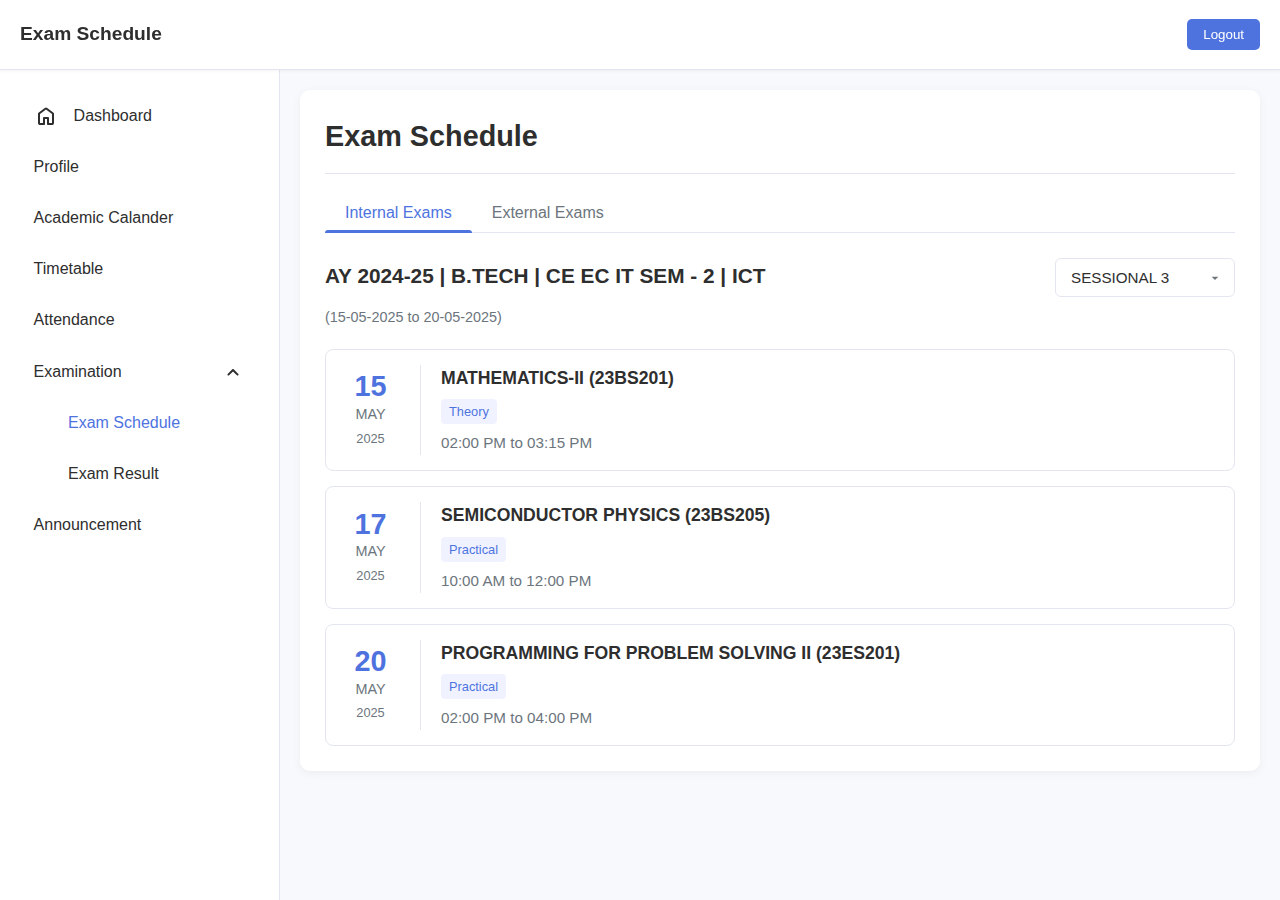
<file: student_portal/exam_schedule.html>
<!DOCTYPE html>
<html lang="en">
<head>
    <meta charset="UTF-8">
    <meta name="viewport" content="width=device-width, initial-scale=1.0">
    <title>Exam Schedule</title>
    <link rel="stylesheet" href="../css/index.css">
    <link rel="stylesheet" href="../css/student.css">
    <link rel="stylesheet" href="../css/student/exam_schedule.css">
</head>
<body>
    <div id="sidebar-overlay"></div>
    <!-- Navigation Bar -->
    <nav id="top-nav">
        <div class="nav-content">
            <button class="nav-menu-btn" onclick="toggleSidebar()">
                <svg xmlns="http://www.w3.org/2000/svg" height="24px" viewBox="0 -960 960 960" width="24px" fill="currentColor">
                    <path d="M120-240v-80h720v80H120Zm0-200v-80h720v80H120Zm0-200v-80h720v80H120Z"/>
                </svg>
                <span>Menu</span>
            </button>
            <span class="nav-title">Exam Schedule</span>
            <button class="logout-btn" onclick="window.location.href='../index.html'">Logout</button>
        </div>
    </nav>
    
    <!-- Sidebar -->
    <nav id="sidebar">
        <ul>
            <li>
                <a href="../student.html">
                    <svg xmlns="http://www.w3.org/2000/svg" height="24px" viewBox="0 -960 960 960" width="24px" fill="currentColor">
                        <path d="M240-200h120v-200q0-17 11.5-28.5T400-440h160q17 0 28.5 11.5T600-400v200h120v-360L480-740 240-560v360Zm-80 0v-360q0-19 8.5-36t23.5-28l240-180q21-16 48-16t48 16l240 180q15 11 23.5 28t8.5 36v360q0 33-23.5 56.5T720-120H560q-17 0-28.5-11.5T520-160v-200h-80v200q0 17-11.5 28.5T400-120H240q-33 0-56.5-23.5T160-200Zm320-270Z"/>
                    </svg>
                    <span>Dashboard</span>
                </a>
            </li>
            <li>
                <a href="profile.html">
                    <span>Profile</span>
                </a>
            </li>
            <li>
                <a href="calender.html">
                    <span>Academic Calander</span>
                </a>
            </li>
            <li>
                <a href="Time_Table.html">
                    <span>Timetable</span>
                </a>
            </li>
            <li>
                <a href="attedance.html">
                    <span>Attendance</span>
                </a>
            </li>
            <li>
                <button onclick="toggleSubMenu(this)" class="dropdown-btn active">
                    <span>Examination</span>
                    <svg xmlns="http://www.w3.org/2000/svg" height="24px" viewBox="0 -960 960 960" width="24px" fill="currentColor">
                        <path d="M480-361q-8 0-15-2.5t-13-8.5L268-556q-11-11-11-28t11-28q11-11 28-11t28 11l156 156 156-156q11-11 28-11t28 11q11 11 11 28t-11 28L508-372q-6 6-13 8.5t-15 2.5Z"/>
                    </svg>
                </button>
                <ul class="sub-menu show">
                    <div>
                        <li><a href="exam_schedule.html" class="active">Exam Schedule</a></li>  
                        <li><a href="exam_result.html">Exam Result</a></li>
                    </div>
                </ul>
            </li>
            <li>
                <a href="announcement.html">
                    <span>Announcement</span>
                </a>
            </li>
        </ul>
    </nav>

    <!-- Main Content -->
    <main class="exam-schedule-main">
        <div class="exam-schedule-container">
            <h1>Exam Schedule</h1>
            
            <!-- Exam Type Navigation -->
            <nav class="exam-type-nav">
                <button class="exam-type-btn active" data-exam-type="internal">Internal Exams</button>
                <button class="exam-type-btn" data-exam-type="external">External Exams</button>
            </nav>
            
            <!-- Exam Schedule Content -->
            <div class="exam-content">
                <!-- Internal Exams Section -->
                
                <!-- Internal Exams Section -->
                <section id="internal-exams" class="exam-section active">
                    <div class="exam-header">
                        <div class="exam-selector">
                            <h2>AY 2024-25 | B.TECH | CE EC IT SEM - 2 | ICT</h2>
                            <div class="select-wrapper">
                                <select id="sessional-select" class="exam-select">
                                    <option value="sessional1">SESSIONAL 1</option>
                                    <option value="sessional2">SESSIONAL 2</option>
                                    <option value="sessional3" selected>SESSIONAL 3</option>
                                </select>
                                <svg class="select-arrow" xmlns="http://www.w3.org/2000/svg" viewBox="0 0 24 24">
                                    <path d="M7 10l5 5 5-5z"/>
                                </svg>
                            </div>
                        </div>
                        <p class="exam-date-range">(15-05-2025 to 20-05-2025)</p>
                    </div>
                    
                    <!-- Sessional 1 Content -->
                    <div id="sessional1-content" class="sessional-content" style="display: none;">
                        <div class="exam-list">
                            <div class="exam-item">
                                <div class="exam-date">
                                    <span class="day">15</span>
                                    <span class="month">NOV</span>
                                    <span class="year">2024</span>
                                </div>
                                <div class="exam-details">
                                    <h3>MATHEMATICS-II (23BS201)</h3>
                                    <p class="exam-type">Theory</p>
                                    <p class="exam-time">10:00 AM to 11:15 AM</p>
                                </div>
                            </div>
                            
                            <div class="exam-item">
                                <div class="exam-date">
                                    <span class="day">17</span>
                                    <span class="month">NOV</span>
                                    <span class="year">2024</span>
                                </div>
                                <div class="exam-details">
                                    <h3>SEMICONDUCTOR PHYSICS (23BS205)</h3>
                                    <p class="exam-type">Theory</p>
                                    <p class="exam-time">10:00 AM to 11:15 AM</p>
                                </div>
                            </div>

                            <div class="exam-item">
                                <div class="exam-date">
                                    <span class="day">19</span>
                                    <span class="month">NOV</span>
                                    <span class="year">2024</span>
                                </div>
                                <div class="exam-details">
                                    <h3>PROGRAMMING FOR PROBLEM SOLVING II (23ES201)</h3>
                                    <p class="exam-type">Theory</p>
                                    <p class="exam-time">10:00 AM to 11:15 AM</p>
                                </div>
                            </div>
                            
                            <div class="no-schedule" style="display: none;">
                                <p>No Sessional 1 Exam Schedule Found</p>
                            </div>
                        </div>
                    </div>
                    
                    <!-- Sessional 2 Content -->
                    <div id="sessional2-content" class="sessional-content" style="display: none;">
                        <div class="exam-list">
                            <div class="exam-item">
                                <div class="exam-date">
                                    <span class="day">24</span>
                                    <span class="month">MAR</span>
                                    <span class="year">2025</span>
                                </div>
                                <div class="exam-details">
                                    <h3>MATHEMATICS-II (23BS201)</h3>
                                    <p class="exam-type">Theory</p>
                                    <p class="exam-time">09:15 AM to 10:30 AM</p>
                                </div>
                            </div>
                            
                            <div class="exam-item">
                                <div class="exam-date">
                                    <span class="day">26</span>
                                    <span class="month">MAR</span>
                                    <span class="year">2025</span>
                                </div>
                                <div class="exam-details">
                                    <h3>SEMICONDUCTOR PHYSICS (23BS205)</h3>
                                    <p class="exam-type">Theory</p>
                                    <p class="exam-time">09:15 AM to 10:30 AM</p>
                                </div>
                            </div>
                            
                            <div class="exam-item">
                                <div class="exam-date">
                                    <span class="day">28</span>
                                    <span class="month">MAR</span>
                                    <span class="year">2025</span>
                                </div>
                                <div class="exam-details">
                                    <h3>PROGRAMMING FOR PROBLEM SOLVING II (23ES201)</h3>
                                    <p class="exam-type">Theory</p>
                                    <p class="exam-time">09:15 AM to 10:30 AM</p>
                                </div>
                            </div>
                        </div>
                    </div>
                    
                    <!-- Sessional 3 Content (Default shown) -->
                    <div id="sessional3-content" class="sessional-content">
                        <div class="exam-list">
                            <div class="exam-item">
                                <div class="exam-date">
                                    <span class="day">15</span>
                                    <span class="month">MAY</span>
                                    <span class="year">2025</span>
                                </div>
                                <div class="exam-details">
                                    <h3>MATHEMATICS-II (23BS201)</h3>
                                    <p class="exam-type">Theory</p>
                                    <p class="exam-time">02:00 PM to 03:15 PM</p>
                                </div>
                            </div>
                            
                            <div class="exam-item">
                                <div class="exam-date">
                                    <span class="day">17</span>
                                    <span class="month">MAY</span>
                                    <span class="year">2025</span>
                                </div>
                                <div class="exam-details">
                                    <h3>SEMICONDUCTOR PHYSICS (23BS205)</h3>
                                    <p class="exam-type">Practical</p>
                                    <p class="exam-time">10:00 AM to 12:00 PM</p>
                                </div>
                            </div>
                            
                            <div class="exam-item">
                                <div class="exam-date">
                                    <span class="day">20</span>
                                    <span class="month">MAY</span>
                                    <span class="year">2025</span>
                                </div>
                                <div class="exam-details">
                                    <h3>PROGRAMMING FOR PROBLEM SOLVING II (23ES201)</h3>
                                    <p class="exam-type">Practical</p>
                                    <p class="exam-time">02:00 PM to 04:00 PM</p>
                                </div>
                            </div>
                        </div>
                    </div>
                </section>
                
                <!-- External Exams Section -->
                <section id="external-exams" class="exam-section">
                    <div class="exam-header">
                        <h2>BT2410 - B.Tech. Sem-I Regular Exam Jan-2025</h2>
                        <p class="exam-date-range">(16-01-2025 to 25-01-2025)</p>
                    </div>
                    
                    <div class="exam-list">
                        <!-- Exam Item 1 -->
                        <div class="exam-item">
                            <div class="exam-date">
                                <span class="day">16</span>
                                <span class="month">JAN</span>
                                <span class="year">2025</span>
                                <span class="day-name">Thursday</span>
                            </div>
                            <div class="exam-details">
                                <h3>MATHEMATICS - I (23BS101)</h3>
                                <p class="exam-type">Theory</p>
                                <p class="exam-time">10:00 AM - 01:00 PM</p>
                            </div>
                        </div>
                        
                        <!-- Exam Item 2 -->
                        <div class="exam-item">
                            <div class="exam-date">
                                <span class="day">17</span>
                                <span class="month">JAN</span>
                                <span class="year">2025</span>
                                <span class="day-name">Friday</span>
                            </div>
                            <div class="exam-details">
                                <h3>BASIC ELECTRICAL ENGINEERING (23ES104)</h3>
                                <p class="exam-type">Theory</p>
                                <p class="exam-time">10:00 AM - 01:00 PM</p>
                            </div>
                        </div>
                        
                        <!-- Exam Item 3 -->
                        <div class="exam-item">
                            <div class="exam-date">
                                <span class="day">18</span>
                                <span class="month">JAN</span>
                                <span class="year">2025</span>
                                <span class="day-name">Saturday</span>
                            </div>
                            <div class="exam-details">
                                <h3>PROGRAMMING FOR PROBLEM SOLVING I (23ES105)</h3>
                                <p class="exam-type">Theory</p>
                                <p class="exam-time">10:00 AM - 01:00 PM</p>
                            </div>
                        </div>
                        
                        <!-- Exam Item 4 -->
                        <div class="exam-item">
                            <div class="exam-date">
                                <span class="day">20</span>
                                <span class="month">JAN</span>
                                <span class="year">2025</span>
                                <span class="day-name">Monday</span>
                            </div>
                            <div class="exam-details">
                                <h3>YOGA AND WELLNESS (24HS102)</h3>
                                <p class="exam-type">Practical</p>
                                <p class="exam-time">10:00 AM - 12:00 PM</p>
                            </div>
                        </div>
                    </div>
                    
                    <!-- <div class="no-schedule">
                        <p>No External Exam Schedule Found</p>
                    </div> -->
                </section>
            </div>
        </div>
    </main>

    <script src="../js/app.js"></script>
    <script src="../js/exam_schedule.js"></script>
</body>
</html>
</file>
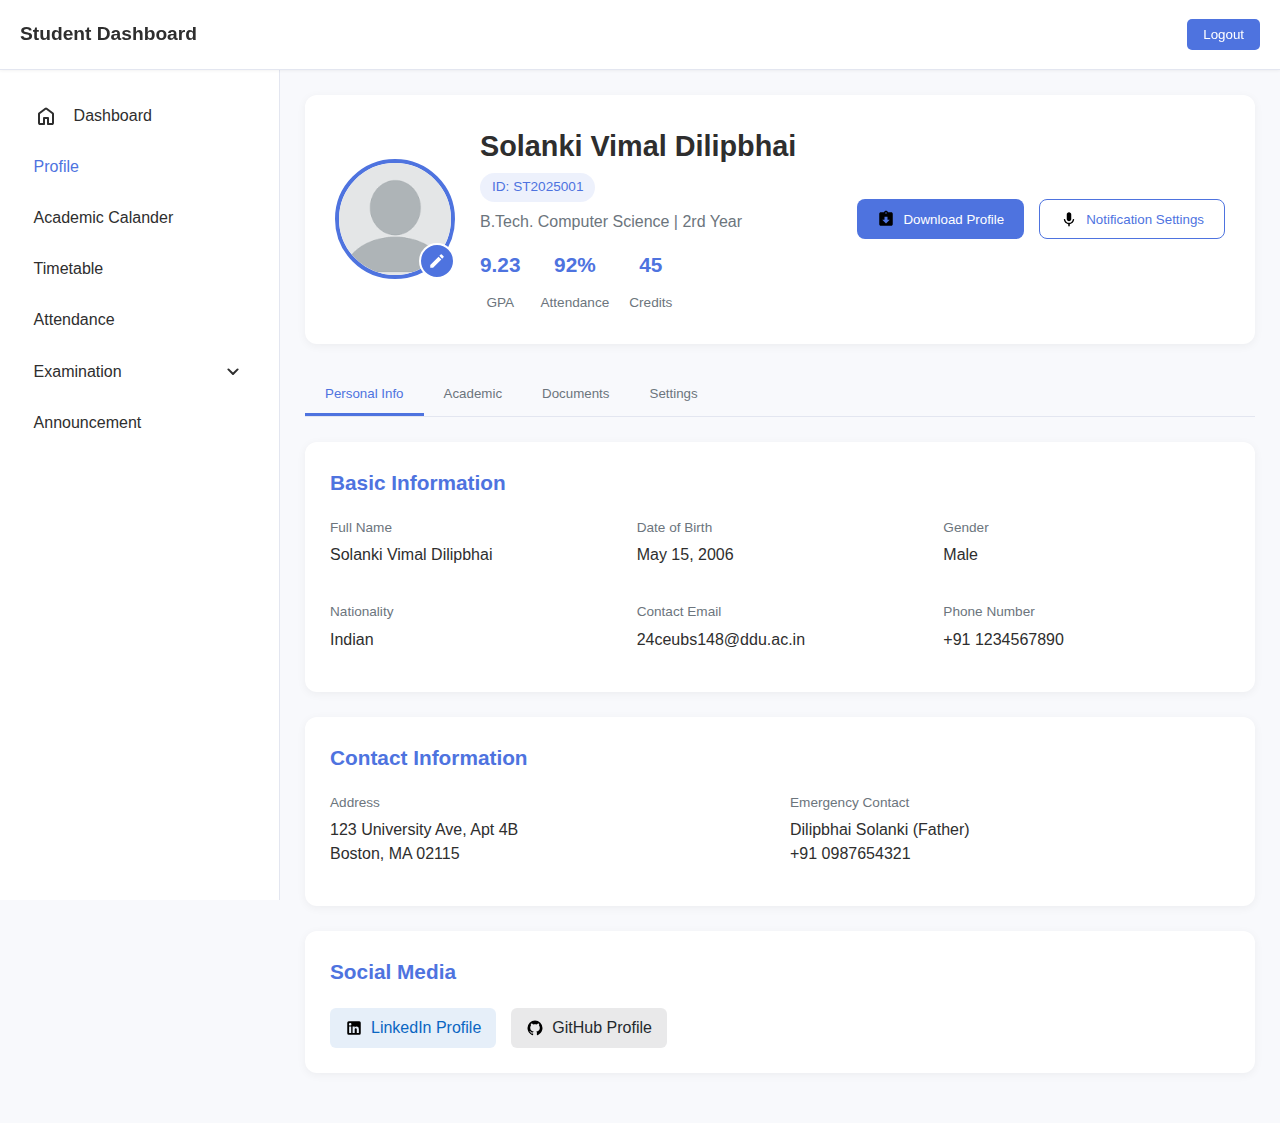
<file: student_portal/profile.html>
<!DOCTYPE html>
<html lang="en">
<head>
    <meta charset="UTF-8">
    <meta name="viewport" content="width=device-width, initial-scale=1.0">
    <title>Student Dashboard</title>
    <link rel="stylesheet" href="../css/index.css">
    <link rel="stylesheet" href="../css/student.css">
    <link rel="stylesheet" href="../css/student/profile.css">
</head>
<body>
    <div id="sidebar-overlay"></div>
    <!-- Navigation Bar -->
    <nav id="top-nav">
        <div class="nav-content">
            <button class="nav-menu-btn" onclick="toggleSidebar()">
                <svg xmlns="http://www.w3.org/2000/svg" height="24px" viewBox="0 -960 960 960" width="24px" fill="currentColor">
                    <path d="M120-240v-80h720v80H120Zm0-200v-80h720v80H120Zm0-200v-80h720v80H120Z"/>
                </svg>
                <span>Menu</span>
            </button>
            <span class="nav-title">Student Dashboard</span>
            <button class="logout-btn" onclick="window.location.href='../index.html'">Logout</button>
        </div>
    </nav>
    
    <!-- Sidebar -->
    <nav id="sidebar">
        <ul>
            <li>
                <a href="../student.html">
                    <svg xmlns="http://www.w3.org/2000/svg" height="24px" viewBox="0 -960 960 960" width="24px" fill="currentColor">
                        <path d="M240-200h120v-200q0-17 11.5-28.5T400-440h160q17 0 28.5 11.5T600-400v200h120v-360L480-740 240-560v360Zm-80 0v-360q0-19 8.5-36t23.5-28l240-180q21-16 48-16t48 16l240 180q15 11 23.5 28t8.5 36v360q0 33-23.5 56.5T720-120H560q-17 0-28.5-11.5T520-160v-200h-80v200q0 17-11.5 28.5T400-120H240q-33 0-56.5-23.5T160-200Zm320-270Z"/>
                    </svg>
                    <span>Dashboard</span>
                </a>
            </li>
            <li class="active">
                <a href="profile.html">
                    <span>Profile</span>
                </a>
            </li>
            <li>
                <a href="calender.html">
                    <span>Academic Calander</span>
                </a>
            </li>
            <li>
                <a href="Time_Table.html">
                    <span>Timetable</span>
                </a>
            </li>
            <li>
                <a href="attedance.html">
                    <span>Attendance</span>
                </a>
            </li>
            <li>
                <button onclick="toggleSubMenu(this)" class="dropdown-btn">
                    <span>Examination</span>
                    <svg xmlns="http://www.w3.org/2000/svg" height="24px" viewBox="0 -960 960 960" width="24px" fill="currentColor">
                        <path d="M480-361q-8 0-15-2.5t-13-8.5L268-556q-11-11-11-28t11-28q11-11 28-11t28 11l156 156 156-156q11-11 28-11t28 11q11 11 11 28t-11 28L508-372q-6 6-13 8.5t-15 2.5Z"/>
                    </svg>
                </button>
                <ul class="sub-menu">
                    <div>
                        <li><a href="exam_schedule.html">Exam Schedule</a></li>  
                        <li><a href="exam_result.html">Exam Result</a></li>
                    </div>
                </ul>
            </li>
            <li>
                <a href="announcement.html">
                    <span>Announcement</span>
                </a>
            </li>
        </ul>
    </nav>

    <main class="profile-main">
        <!-- Profile Header -->
        <section class="profile-header">
            <div class="profile-identity">
                <div class="avatar-container">
                    <img src="../images/Profile.png" alt="Student Avatar" class="profile-avatar">
                    <button class="avatar-edit-btn">
                        <svg viewBox="0 0 24 24">
                            <path d="M3 17.25V21h3.75L17.81 9.94l-3.75-3.75L3 17.25zM20.71 7.04c.39-.39.39-1.02 0-1.41l-2.34-2.34a.9959.9959 0 0 0-1.41 0l-1.83 1.83 3.75 3.75 1.83-1.83z"/>
                        </svg>
                    </button>
                </div>
                <div class="profile-info">
                    <h1>Solanki Vimal Dilipbhai</h1>
                    <p class="student-id">ID: ST2025001</p>
                    <p class="student-program">B.Tech. Computer Science | 2rd Year</p>
                    <div class="profile-stats">
                        <div class="stat-item">
                            <span class="stat-value">9.23</span>
                            <span class="stat-label">GPA</span>
                        </div>
                        <div class="stat-item">
                            <span class="stat-value">92%</span>
                            <span class="stat-label">Attendance</span>
                        </div>
                        <div class="stat-item">
                            <span class="stat-value">45</span>
                            <span class="stat-label">Credits</span>
                        </div>
                    </div>
                </div>
            </div>
            <div class="profile-actions">
                <button class="btn primary">
                    <svg viewBox="0 0 24 24">
                        <path d="M19 3h-4.18C14.4 1.84 13.3 1 12 1c-1.3 0-2.4.84-2.82 2H5c-1.1 0-2 .9-2 2v14c0 1.1.9 2 2 2h14c1.1 0 2-.9 2-2V5c0-1.1-.9-2-2-2zm-7 0c.55 0 1 .45 1 1s-.45 1-1 1-1-.45-1-1 .45-1 1-1zm0 15l-5-5h3V9h4v4h3l-5 5z"/>
                    </svg>
                    Download Profile
                </button>
                <button class="btn secondary">
                    <svg viewBox="0 0 24 24">
                        <path d="M12 15c1.66 0 3-1.34 3-3V6c0-1.66-1.34-3-3-3S9 4.34 9 6v6c0 1.66 1.34 3 3 3zm5.91-3c-.49 0-.9.36-.98.85C16.52 15.22 14.47 17 12 17s-4.52-1.78-4.93-4.15c-.08-.49-.49-.85-.98-.85-.61 0-1.09.54-1 1.14.49 3 2.89 5.35 5.91 5.78V21c0 .55.45 1 1 1s1-.45 1-1v-2.08c3.02-.43 5.42-2.78 5.91-5.78.1-.6-.39-1.14-1-1.14z"/>
                    </svg>
                    Notification Settings
                </button>
            </div>
        </section>

        <!-- Profile Content Tabs -->
        <div class="profile-tabs">
            <button class="tab-btn active" data-tab="personal">Personal Info</button>
            <button class="tab-btn" data-tab="academic">Academic</button>
            <button class="tab-btn" data-tab="documents">Documents</button>
            <button class="tab-btn" data-tab="settings">Settings</button>
        </div>

        <!-- Tab Content -->
        <div class="tab-content">
            <!-- Personal Info Tab -->
            <div id="personal" class="tab-pane active">
                <div class="profile-section">
                    <h2 class="section-title">Basic Information</h2>
                    <div class="info-grid">
                        <div class="info-item">
                            <label>Full Name</label>
                            <p>Solanki Vimal Dilipbhai</p>
                        </div>
                        <div class="info-item">
                            <label>Date of Birth</label>
                            <p>May 15, 2006</p>
                        </div>
                        <div class="info-item">
                            <label>Gender</label>
                            <p>Male</p>
                        </div>
                        <div class="info-item">
                            <label>Nationality</label>
                            <p>Indian</p>
                        </div>
                        <div class="info-item">
                            <label>Contact Email</label>
                            <p>24ceubs148@ddu.ac.in</p>
                        </div>
                        <div class="info-item">
                            <label>Phone Number</label>
                            <p>+91 1234567890</p>
                        </div>
                    </div>
                </div>

                <div class="profile-section">
                    <h2 class="section-title">Contact Information</h2>
                    <div class="info-grid">
                        <div class="info-item">
                            <label>Address</label>
                            <p>123 University Ave, Apt 4B<br>Boston, MA 02115</p>
                        </div>
                        <div class="info-item">
                            <label>Emergency Contact</label>
                            <p>Dilipbhai Solanki (Father)<br>+91 0987654321</p>
                        </div>
                    </div>
                </div>

                <div class="profile-section">
                    <h2 class="section-title">Social Media</h2>
                    <div class="social-links">
                        <a href="#" class="social-link linkedin">
                            <svg viewBox="0 0 24 24">
                                <path d="M19 3a2 2 0 0 1 2 2v14a2 2 0 0 1-2 2H5a2 2 0 0 1-2-2V5a2 2 0 0 1 2-2h14m-.5 15.5v-5.3a3.26 3.26 0 0 0-3.26-3.26c-.85 0-1.84.52-2.32 1.3v-1.11h-2.79v8.37h2.79v-4.93c0-.77.62-1.4 1.39-1.4a1.4 1.4 0 0 1 1.4 1.4v4.93h2.79M6.88 8.56a1.68 1.68 0 0 0 1.68-1.68c0-.93-.75-1.69-1.68-1.69a1.69 1.69 0 0 0-1.69 1.69c0 .93.76 1.68 1.69 1.68m1.39 9.94v-8.37H5.5v8.37h2.77z"/>
                            </svg>
                            LinkedIn Profile
                        </a>
                        <a href="#" class="social-link github">
                            <svg viewBox="0 0 24 24">
                                <path d="M12 2A10 10 0 0 0 2 12c0 4.42 2.87 8.17 6.84 9.5.5.08.66-.23.66-.5v-1.69c-2.77.6-3.36-1.34-3.36-1.34-.46-1.16-1.11-1.47-1.11-1.47-.91-.62.07-.6.07-.6 1 .07 1.53 1.03 1.53 1.03.87 1.52 2.34 1.07 2.91.83.09-.65.35-1.09.63-1.34-2.22-.25-4.55-1.11-4.55-4.92 0-1.11.38-2 1.03-2.71-.1-.25-.45-1.29.1-2.64 0 0 .84-.27 2.75 1.02.79-.22 1.65-.33 2.5-.33.85 0 1.71.11 2.5.33 1.91-1.29 2.75-1.02 2.75-1.02.55 1.35.2 2.39.1 2.64.65.71 1.03 1.6 1.03 2.71 0 3.82-2.34 4.66-4.57 4.91.36.31.69.92.69 1.85V21c0 .27.16.59.67.5C19.14 20.16 22 16.42 22 12A10 10 0 0 0 12 2z"/>
                            </svg>
                            GitHub Profile
                        </a>
                    </div>
                </div>
            </div>

            <!-- Academic Tab -->
            <div id="academic" class="tab-pane">
                <div class="profile-section">
                    <h2 class="section-title">Academic Information</h2>
                    <div class="info-grid">
                        <div class="info-item">
                            <label>Student ID</label>
                            <p>ST2025001</p>
                        </div>
                        <div class="info-item">
                            <label>Program</label>
                            <p>Bachelor of Technology in Computer Science</p>
                        </div>
                        <div class="info-item">
                            <label>Department</label>
                            <p>Computer Science</p>
                        </div>
                        <div class="info-item">
                            <label>Enrollment Date</label>
                            <p>September 2022</p>
                        </div>
                        <div class="info-item">
                            <label>Expected Graduation</label>
                            <p>MAy 2028</p>
                        </div>
                        <div class="info-item">
                            <label>Academic Standing</label>
                            <p class="status good">Good Standing</p>
                        </div>
                    </div>
                </div>

                <div class="profile-section">
                    <h2 class="section-title">Current Courses</h2>
                    <div class="courses-list">
                        <div class="course-item">
                            <div class="course-code">23BS101</div>
                            <div class="course-details">
                                <h3>MATHEMATICS-II</h3>
                                <p>Prof. Vimal Patel • 4 Credits</p>
                            </div>
                            <div class="course-grade">-</div>
                        </div>
                        <div class="course-item">
                            <div class="course-code">23BS205</div>
                            <div class="course-details">
                                <h3>SEMICONDUCTOR PHYSICS</h3>
                                <p>Dr. Shaifali Malukani • 5 Credits</p>
                            </div>
                            <div class="course-grade">-</div>
                        </div>
                        <div class="course-item">
                            <div class="course-code">23ES201</div>
                            <div class="course-details">
                                <h3>PROGRAMMING FOR PROBLEM SOLVING II</h3>
                                <p>Mr. Chintan Chaterjee • 5.5 Credits</p>
                            </div>
                            <div class="course-grade">-</div>
                        </div>
                        <div class="course-item">
                            <div class="course-code">23ES202</div>
                            <div class="course-details">
                                <h3>HARDWARE WORKSHOP</h3>
                                <p>Mr. Prashant Jadav • 2 Credits</p>
                            </div>
                            <div class="course-grade">-</div>
                        </div>
                        <div class="course-item">
                            <div class="course-code">23SM201</div>
                            <div class="course-details">
                                <h3>ENVIRONMENTAL STUDIES</h3>
                                <p>Mr.Sanjay Bhimani • 0 Credits</p>
                            </div>
                            <div class="course-grade">-</div>
                        </div>
                    </div>
                </div>
            </div>

            <!-- Documents Tab -->
            <div id="documents" class="tab-pane">
                <div class="profile-section">
                    <h2 class="section-title">Academic Documents</h2>
                    <div class="documents-list">
                        <div class="document-item">
                            <div class="document-icon">
                                <svg viewBox="0 0 24 24">
                                    <path d="M14 2H6c-1.1 0-1.99.9-1.99 2L4 20c0 1.1.89 2 1.99 2H18c1.1 0 2-.9 2-2V8l-6-6zm2 16H8v-2h8v2zm0-4H8v-2h8v2zm-3-5V3.5L18.5 9H13z"/>
                                </svg>
                            </div>
                            <div class="document-details">
                                <h3>Class 12 Marksheet</h3>
                                <p>PDF • 245 KB • Dec 15, 2024</p>
                            </div>
                            <button class="document-action">
                                <svg viewBox="0 0 24 24">
                                    <path d="M19 9h-4V3H9v6H5l7 7 7-7zM5 18v2h14v-2H5z"/>
                                </svg>
                            </button>
                        </div>
                        <div class="document-item">
                            <div class="document-icon">
                                <svg viewBox="0 0 24 24">
                                    <path d="M14 2H6c-1.1 0-1.99.9-1.99 2L4 20c0 1.1.89 2 1.99 2H18c1.1 0 2-.9 2-2V8l-6-6zm2 16H8v-2h8v2zm0-4H8v-2h8v2zm-3-5V3.5L18.5 9H13z"/>
                                </svg>
                            </div>
                            <div class="document-details">
                                <h3>Aadhar Card</h3>
                                <p>PDF • 245 KB • Dec 15, 2024</p>
                            </div>
                            <button class="document-action">
                                <svg viewBox="0 0 24 24">
                                    <path d="M19 9h-4V3H9v6H5l7 7 7-7zM5 18v2h14v-2H5z"/>
                                </svg>
                            </button>
                        </div>
                        <div class="document-item">
                            <div class="document-icon">
                                <svg viewBox="0 0 24 24">
                                    <path d="M14 2H6c-1.1 0-1.99.9-1.99 2L4 20c0 1.1.89 2 1.99 2H18c1.1 0 2-.9 2-2V8l-6-6zm2 16H8v-2h8v2zm0-4H8v-2h8v2zm-3-5V3.5L18.5 9H13z"/>
                                </svg>
                            </div>
                            <div class="document-details">
                                <h3>Enrollment Certificate</h3>
                                <p>PDF • 180 KB • Jan 5, 2025</p>
                            </div>
                            <button class="document-action">
                                <svg viewBox="0 0 24 24">
                                    <path d="M19 9h-4V3H9v6H5l7 7 7-7zM5 18v2h14v-2H5z"/>
                                </svg>
                            </button>
                        </div>
                    </div>
                </div>
            </div>

            <!-- Settings Tab -->
            <div id="settings" class="tab-pane">
                <div class="profile-section">
                    <h2 class="section-title">Account Settings</h2>
                    <form class="settings-form">
                        <div class="form-group">
                            <label for="email">Email Address</label>
                            <input type="email" id="email" value="24ceubs148@ddu.ac.in">
                        </div>
                        <div class="form-group">
                            <label for="phone">Phone Number</label>
                            <input type="tel" id="phone" value="+91 1234567890">
                        </div>
                        <div class="form-group">
                            <label for="password">Change Password</label>
                            <input type="password" id="password" placeholder="Enter new password">
                        </div>
                        <div class="form-group">
                            <label for="notifications">Notification Preferences</label>
                            <select id="notifications">
                                <option>All Notifications</option>
                                <option>Important Only</option>
                                <option>Disabled</option>
                            </select>
                        </div>
                        <div class="form-actions">
                            <button type="button" class="btn secondary">Cancel</button>
                            <button type="submit" class="btn primary">Save Changes</button>
                        </div>
                    </form>
                </div>
            </div>
        </div>

    </main>
    
    <script src="../js/app.js"></script>
    <script src="../js/profile.js"></script>

</body>
</html>
</file>
<file: css/login.css>
.auth-container {
    width: 100%;
    max-width: 450px;
    background: #fff;
    border-radius: 12px;
    box-shadow: 0 8px 24px rgba(0, 0, 0, 0.1);
    overflow: hidden;
}

.auth-header {
    padding: 32px;
    text-align: center;
    background: linear-gradient(135deg, #2563eb, #1d4ed8);
    color: white;
}

.logo {
    width: 60px;
    height: 60px;
    margin-bottom: 16px;
    object-fit: contain;
}

.auth-header h1 {
    font-size: 1.5rem;
    font-weight: 600;
}

.auth-form {
    padding: 32px;
}

.input-group {
    margin-bottom: 24px;
}

.input-group label {
    display: block;
    margin-bottom: 8px;
    font-weight: 500;
    color: #374151;
    font-size: 0.925rem;
}

.input-group input {
    width: 100%;
    padding: 12px 16px;
    border: 1px solid #d1d5db;
    border-radius: 8px;
    font-size: 1rem;
    transition: all 0.3s ease;
}

.input-group input:focus {
    border-color: #2563eb;
    box-shadow: 0 0 0 3px rgba(37, 99, 235, 0.1);
    outline: none;
}

.forgot-password {
    display: block;
    margin-top: 8px;
    text-align: right;
    font-size: 0.875rem;
    color: #3b82f6;
    text-decoration: none;
}

.auth-button {
    width: 100%;
    padding: 14px;
    background: linear-gradient(135deg, #2563eb, #1d4ed8);
    color: white;
    border: none;
    border-radius: 8px;
    font-size: 1rem;
    font-weight: 600;
    cursor: pointer;
    transition: all 0.3s ease;
    margin-top: 8px;
}

.auth-button:hover {
    background: linear-gradient(135deg, #1d4ed8, #1e40af);
    transform: translateY(-1px);
}

.auth-footer {
    padding: 24px;
    text-align: center;
    border-top: 1px solid #e5e7eb;
    color: #6b7280;
    font-size: 0.925rem;
}

.auth-footer a {
    color: #2563eb;
    font-weight: 500;
    text-decoration: none;
}

/* Responsive Design */
@media (max-width: 640px) {
    body {
        padding: 16px;
    }
    
    .auth-container {
        border-radius: 10px;
    }
    
    .auth-header,
    .auth-form {
        padding: 24px;
    }
}

@media (max-height: 700px) {
    body {
        align-items: flex-start;
        padding-top: 40px;
        padding-bottom: 40px;
    }
}
</file>
<file: css/index.css>
@import url('https://fonts.googleapis.com/css2?family=Poppins:ital,wght@0,100;0,200;0,300;0,400;0,500;0,600;0,700;0,800;0,900;1,100;1,200;1,300;1,400;1,500;1,600;1,700;1,800;1,900&display=swap');

:root {
    --base-clr: #f8f9fc;
    --line-clr: #e3e6f0;
    --hover-clr: #e4e5eb;
    --text-clr: #2e2e2e;
    --accent-clr: #4e73df;
    --secondary-text-clr: #6c757d;
}

* {
    margin: 0;
    padding: 0;
    box-sizing: border-box;
}

html {
    font-family: 'Poppins', 'Segoe UI', Tahoma, Geneva, Verdana, sans-serif;
    line-height: 1.5;
}

body {
    font-family: 'Segoe UI', Tahoma, Geneva, Verdana, sans-serif;
    min-height: 100vh;
    min-height: 100dvh;
    background-color: var(--base-clr);
    color: var(--text-clr);
    display: grid;
    grid-template-columns: auto 1fr;
    transition: transform 0.3s ease;
}

/* Navigation Bar */
#top-nav {
    position: fixed;
    height: 70px;
    top: 0;
    left: 0;
    right: 0;
    background-color: white;
    border-bottom: 1px solid var(--line-clr);
    z-index: 1000;
    display: flex;
    align-items: center;
    box-shadow: 0 1px 3px rgba(0,0,0,0.05);
}

.nav-content {
    display: flex;
    justify-content: space-between;
    align-items: center;
    padding: 0 20px;
    width: 100%;
    height: 100%;
}

.nav-menu-btn {
    background: none;
    border: none;
    padding: 8px 12px;
    cursor: pointer;
    display: flex;
    align-items: center;
    gap: 8px;
    color: var(--text-clr);
    font-family: inherit;
    font-size: 1rem;
    margin-right: 15px;
}

.nav-menu-btn svg {
    width: 24px;
    height: 24px;
    transition: transform 0.3s ease;
}

.nav-title {
    font-size: 1.2rem;
    font-weight: 600;
    flex-grow: 1;
}

.logout-btn {
    background-color: var(--accent-clr);
    color: white;
    border: none;
    padding: 8px 16px;
    border-radius: 5px;
    cursor: pointer;
    margin-left: auto;
    font-weight: 500;
    transition: background-color 0.2s ease;
}

.logout-btn:hover {
    background-color: #3a5ccc;
}

/* Sidebar */
#sidebar {
    position: fixed;
    top: 70px;
    left: -310px;
    width: 310px;
    height: calc(100vh - 70px);
    background-color: white;
    border-right: 1px solid var(--line-clr);
    z-index: 999;
    transition: left 0.3s ease;
    overflow-y: auto;
    padding: 20px;
}

#sidebar.show {
    left: 0;
}

#sidebar-overlay {
    position: fixed;
    top: 70px;
    left: 0;
    right: 0;
    bottom: 0;
    background: rgba(0,0,0,0.5);
    z-index: 998;
    display: none;
}

#sidebar-overlay.show {
    display: block;
}

#sidebar ul {
    list-style: none;
}

#sidebar ul li.active a {
    color: var(--accent-clr);
}

#sidebar ul li.active a svg {
    fill: var(--accent-clr);
}

#sidebar a, #sidebar .dropdown-btn {
    border-radius: 0.5em;
    padding: 0.85em;
    text-decoration: none;
    color: var(--text-clr);
    display: flex;
    align-items: center;
    gap: 1em;
    width: 100%;
}

.dropdown-btn {
    text-align: left;
    background: none;
    border: none;
    font: inherit;
    cursor: pointer;
}

#sidebar svg {
    flex-shrink: 0;
    fill: currentColor;
    width: 24px;
    height: 24px;
}

#sidebar a span, #sidebar .dropdown-btn span {
    flex-grow: 1;
}

#sidebar a:hover, #sidebar .dropdown-btn:hover {
    background-color: var(--hover-clr);
}

#sidebar .sub-menu {
    display: grid;
    grid-template-rows: 0fr;
    transition: grid-template-rows 0.3s ease;
}

#sidebar .sub-menu > div {
    overflow: hidden;
}

#sidebar .sub-menu.show {
    grid-template-rows: 1fr;
}

.dropdown-btn svg:last-child {
    transition: transform 0.3s ease;
}

.rotate svg:last-child {
    transform: rotate(180deg);
}

#sidebar .sub-menu a {
    padding-left: 3em;
}

/* Main Content */
main {
    padding: min(30px, 5%);
    margin-top: 70px;
    background-color: var(--base-clr);
    color: var(--text-clr);
    transition: transform 0.3s ease;
}

.container {
    border: 1px solid var(--line-clr);
    border-radius: 1em;
    margin-bottom: 20px;
    padding: min(3em, 5%);
    background-color: white;
    box-shadow: 0 2px 5px rgba(0, 0, 0, 0.05);
}

.container h2 {
    font-size: 1.5rem;
    font-weight: 600;
    margin-bottom: 1em;
    color: var(--accent-clr);
}

.container p {
    font-size: 0.95rem;
    line-height: 1.6;
    color: var(--secondary-text-clr);
}

/* Dashboard Stats */
.stats {
    display: grid;
    grid-template-columns: repeat(auto-fit, minmax(200px, 1fr));
    gap: 1.5em;
    margin-top: 1.5em;
}

.stat-card {
    background-color: white;
    padding: 1.5em;
    border-radius: 0.5em;
    border: 1px solid var(--line-clr);
    text-align: center;
    transition: transform 0.3s ease, box-shadow 0.3s ease;
    box-shadow: 0 1px 3px rgba(0,0,0,0.05);
}

.stat-card:hover {
    transform: translateY(-3px);
    box-shadow: 0 4px 8px rgba(0, 0, 0, 0.1);
}

.stat-card h3 {
    font-size: 1.1rem;
    font-weight: 500;
    margin-bottom: 0.5em;
    color: var(--text-clr);
}

.stat-card p {
    font-size: 1.5rem;
    font-weight: 600;
    color: var(--accent-clr);
    margin-bottom: 0.5em;
}

.stat-card small {
    font-size: 0.875rem;
    color: var(--secondary-text-clr);
}

/* Activity List */
.activity-list {
    list-style: none;
    margin-top: 1.5em;
}

.activity-list li {
    background-color: white;
    padding: 1em;
    border-radius: 0.5em;
    border: 1px solid var(--line-clr);
    margin-bottom: 0.75em;
    display: flex;
    align-items: center;
    transition: all 0.3s ease;
    box-shadow: 0 1px 3px rgba(0,0,0,0.05);
}

.activity-list li:hover {
    background-color: #f5f5f5;
    transform: translateX(5px);
}

.activity-list li::before {
    content: "•";
    color: var(--accent-clr);
    font-size: 1.5em;
    line-height: 0;
    margin-right: 10px;
}

/* Quick Actions */
.quick-actions .stat-card {
    cursor: pointer;
}

.quick-actions .stat-card a {
    color: var(--accent-clr);
    text-decoration: none;
    font-weight: 500;
}

.quick-actions .stat-card:hover a {
    text-decoration: underline;
}

/* Footer */
footer {
    background-color: white;
    border-top: 1px solid var(--line-clr);
    padding: 15px 20px;
    text-align: center;
    margin-top: 30px;
    color: var(--secondary-text-clr);
    font-size: 0.875rem;
}

/* Responsive Design */
@media (min-width: 768px) {
    body {
        grid-template-columns: auto 1fr;
    }
    
    #sidebar {
        position: sticky;
        left: 0;
        transform: none;
    }
    
    #sidebar-overlay {
        display: none !important;
    }
    
    .nav-menu-btn {
        display: none;
    }
    
    main {
        padding: 30px;
    }
    
    .stats {
        grid-template-columns: repeat(3, 1fr);
    }
}

@media (min-width: 992px) {
    #sidebar {
        width: 280px;
    }
    
    main {
        padding: 40px;
    }
}

@media (max-width: 576px) {
    .stats {
        grid-template-columns: 1fr;
    }
    
    .activity-list li {
        padding: 0.75em;
        font-size: 0.9rem;
    }
}

@media (max-width: 400px) {
    .nav-title {
        font-size: 1rem;
    }
    
    .logout-btn {
        padding: 6px 10px;
        font-size: 0.8rem;
    }
    
    #sidebar {
        width: 260px;
    }
    
    .container h2 {
        font-size: 1.3rem;
    }
    
    .stat-card h3 {
        font-size: 1rem;
    }
    
    .stat-card p {
        font-size: 1.3rem;
    }
}

/* Mobile-specific styles (767px and below) */
@media (max-width: 767px) {
    body {
        display: block;
        padding-top: 0px;
    }

    #sidebar {
        transform: translateX(-100%);
        transition: transform 0.3s ease;
        top: 70px;
        height: calc(100vh - 70px);
    }

    #sidebar.show {
        transform: translateX(0);
    }

    #sidebar-overlay {
        display: none;
        position: fixed;
        top: 70px;
        left: 0;
        right: 0;
        bottom: 0;
        background: rgba(0,0,0,0.5);
        z-index: 998;
    }

    #sidebar-overlay.show {
        display: block;
    }

    main {
        width: 100%;
        margin-left: 0;
        padding: 15px;
    }

    .container {
        width: 100%;
        max-width: 100%;
        margin: 0;
        border-radius: 0;
        border-left: none;
        border-right: none;
    }
}
</file>
<file: css/student.css>
/* === DASHBOARD MAIN CONTENT === */
.dashboard-main {
    padding: 25px;
    margin-top: 70px;
    transition: all 0.3s ease;
}

/* Welcome Banner */
.welcome-banner {
    display: flex;
    justify-content: space-between;
    align-items: center;
    background-color: white;
    border-radius: 12px;
    padding: 25px;
    margin-bottom: 25px;
    box-shadow: 0 2px 10px rgba(0, 0, 0, 0.05);
}

.welcome-content h1 {
    font-size: 1.8rem;
    font-weight: 600;
    margin-bottom: 8px;
    color: var(--text-clr);
}

.student-name {
    color: var(--accent-clr);
    font-weight: 700;
}

.welcome-meta {
    color: var(--secondary-text-clr);
    font-size: 0.95rem;
}

.current-date {
    font-weight: 500;
}

.last-login {
    font-size: 0.9rem;
    opacity: 0.8;
}

.profile-mini {
    display: flex;
    flex-direction: column;
    align-items: center;
}

.profile-pic {
    width: 80px;
    height: 80px;
    border-radius: 50%;
    object-fit: cover;
    border: 3px solid var(--accent-clr);
    margin-bottom: 8px;
}

.student-id {
    font-size: 0.8rem;
    color: var(--secondary-text-clr);
    background: rgba(78, 115, 223, 0.1);
    padding: 3px 10px;
    border-radius: 20px;
}

/* Stats Grid */
.stats-grid {
    display: grid;
    grid-template-columns: repeat(auto-fit, minmax(280px, 1fr));
    gap: 20px;
    margin-bottom: 30px;
}

.stat-card {
    background-color: white;
    border-radius: 12px;
    padding: 20px;
    display: flex;
    align-items: center;
    gap: 15px;
    box-shadow: 0 2px 10px rgba(0, 0, 0, 0.05);
    transition: transform 0.3s ease, box-shadow 0.3s ease;
}

.stat-card:hover {
    transform: translateY(-5px);
    box-shadow: 0 5px 15px rgba(0, 0, 0, 0.1);
}

.stat-icon {
    width: 60px;
    height: 60px;
    border-radius: 50%;
    background-color: rgba(78, 115, 223, 0.1);
    display: flex;
    align-items: center;
    justify-content: center;
    flex-shrink: 0;
}

.stat-icon svg {
    width: 28px;
    height: 28px;
    color: var(--accent-clr);
}

.stat-info h3 {
    font-size: 1rem;
    font-weight: 500;
    color: var(--secondary-text-clr);
    margin-bottom: 8px;
}

.stat-value {
    font-size: 1.8rem;
    font-weight: 700;
    color: var(--text-clr);
    margin-bottom: 10px;
}

.gpa-change {
    font-size: 0.9rem;
    font-weight: 600;
    margin-left: 5px;
}

.gpa-change.positive {
    color: #27ae60;
}

.gpa-change.negative {
    color: var(--danger-clr);
}

.progress-bar {
    height: 6px;
    background-color: var(--line-clr);
    border-radius: 3px;
    margin: 8px 0;
    overflow: hidden;
}

.progress-bar.small {
    height: 4px;
}

.progress-fill {
    height: 100%;
    background-color: var(--accent-clr);
    border-radius: 3px;
}

.stat-card small {
    font-size: 0.8rem;
    color: var(--secondary-text-clr);
    display: block;
}

/* Dashboard Grid */
.dashboard-grid {
    display: grid;
    grid-template-columns: repeat(auto-fit, minmax(300px, 1fr));
    gap: 25px;
    margin-bottom: 30px;
}

.dashboard-card {
    background-color: white;
    border-radius: 12px;
    padding: 20px;
    box-shadow: 0 2px 10px rgba(0, 0, 0, 0.05);
}

.card-header {
    display: flex;
    justify-content: space-between;
    align-items: center;
    margin-bottom: 20px;
    padding-bottom: 15px;
    border-bottom: 1px solid var(--line-clr);
}

.card-header h2 {
    font-size: 1.3rem;
    font-weight: 600;
    display: flex;
    align-items: center;
    gap: 10px;
}

.card-header h2 svg {
    width: 20px;
    height: 20px;
    color: var(--accent-clr);
}

.notification-badge {
    background-color: var(--danger-clr);
    color: white;
    font-size: 0.75rem;
    font-weight: 600;
    padding: 3px 8px;
    border-radius: 20px;
}

.time-filter {
    display: flex;
    gap: 8px;
}

.time-filter button {
    background: none;
    border: none;
    padding: 4px 12px;
    border-radius: 4px;
    font-size: 0.85rem;
    cursor: pointer;
    color: var(--secondary-text-clr);
}

.time-filter button.active {
    background-color: var(--accent-clr);
    color: white;
}

/* Lists */
.class-list,
.announcement-list,
.deadline-list {
    list-style: none;
}

.class-item,
.announcement-item,
.deadline-item {
    padding: 15px 0;
    border-bottom: 1px solid var(--line-clr);
}

.class-item:last-child,
.announcement-item:last-child,
.deadline-item:last-child {
    border-bottom: none;
    padding-bottom: 5px;
}

/* Class Items */
.class-item {
    display: flex;
    gap: 15px;
}

.class-item.current {
    background-color: rgba(78, 115, 223, 0.05);
    margin: 0 -20px;
    padding: 15px 20px;
    border-radius: 8px;
}

.class-time {
    font-weight: 500;
    color: var(--text-clr);
    min-width: 80px;
    padding-top: 2px;
}

.class-details h3 {
    font-size: 1.05rem;
    font-weight: 600;
    margin-bottom: 5px;
}

.class-meta {
    font-size: 0.9rem;
    color: var(--secondary-text-clr);
    margin-bottom: 10px;
}

.status {
    color: var(--accent-clr);
    font-weight: 500;
}

.join-btn {
    display: inline-block;
    background-color: var(--accent-clr);
    color: white;
    padding: 5px 12px;
    border-radius: 4px;
    font-size: 0.85rem;
    text-decoration: none;
    transition: background-color 0.2s ease;
}

.join-btn:hover {
    background-color: #3a5ccc;
}

/* Announcement Items */
.announcement-item {
    position: relative;
    padding-left: 15px;
}

.announcement-item.new {
    padding-left: 35px;
}

.announcement-badge {
    position: absolute;
    left: 0;
    top: 15px;
    background-color: var(--accent-clr);
    color: white;
    font-size: 0.7rem;
    font-weight: 600;
    padding: 2px 6px;
    border-radius: 4px;
}

.announcement-content h3 {
    font-size: 1.05rem;
    font-weight: 600;
    margin-bottom: 5px;
}

.announcement-meta {
    font-size: 0.8rem;
    color: var(--secondary-text-clr);
    margin-bottom: 8px;
}

.announcement-text {
    font-size: 0.9rem;
    line-height: 1.5;
    color: var(--text-clr);
}

/* Deadline Items */
.deadline-item {
    display: flex;
    gap: 15px;
}

.deadline-item.urgent {
    background-color: rgba(231, 76, 60, 0.05);
    margin: 0 -20px;
    padding: 15px 20px;
    border-radius: 8px;
}

.deadline-date {
    text-align: center;
    min-width: 50px;
}

.deadline-date .day {
    font-size: 1.3rem;
    font-weight: 600;
    display: block;
    line-height: 1;
}

.deadline-date .month {
    font-size: 0.75rem;
    text-transform: uppercase;
    color: var(--secondary-text-clr);
}

.deadline-details h3 {
    font-size: 1.05rem;
    font-weight: 600;
    margin-bottom: 5px;
}

.deadline-item.urgent .deadline-details h3 {
    color: var(--danger-clr);
}

.deadline-meta {
    font-size: 0.85rem;
    color: var(--secondary-text-clr);
    margin-bottom: 10px;
}

.deadline-progress {
    display: flex;
    align-items: center;
    gap: 10px;
    margin-top: 8px;
}

.deadline-progress .label {
    font-size: 0.8rem;
    color: var(--secondary-text-clr);
}

.deadline-progress .progress-bar {
    flex-grow: 1;
}

.deadline-progress .progress-text {
    font-size: 0.8rem;
    font-weight: 500;
    color: var(--text-clr);
}

/* Quick Actions */
.action-grid {
    display: grid;
    grid-template-columns: repeat(2, 1fr);
    gap: 15px;
}

.action-card {
    display: flex;
    flex-direction: column;
    align-items: center;
    justify-content: center;
    padding: 20px 10px;
    border-radius: 8px;
    background-color: rgba(78, 115, 223, 0.1);
    color: var(--accent-clr);
    text-decoration: none;
    transition: all 0.3s ease;
}

.action-card:hover {
    background-color: rgba(78, 115, 223, 0.2);
    transform: translateY(-3px);
}

.action-card svg {
    width: 28px;
    height: 28px;
    margin-bottom: 10px;
}

.action-card span {
    font-weight: 500;
    text-align: center;
    font-size: 0.9rem;
}

/* View All Links */
.view-all {
    display: block;
    text-align: right;
    color: var(--accent-clr);
    font-weight: 500;
    text-decoration: none;
    font-size: 0.9rem;
    margin-top: 15px;
    transition: color 0.2s ease;
}

.view-all:hover {
    color: #3a5ccc;
    text-decoration: underline;
}

/* Footer */
/* === FOOTER STYLES === */
.dashboard-footer {
    background-color: #2c3e50;
    color: #ecf0f1;
    padding: 40px 0 0;
    margin-top: 40px;
    font-size: 0.95rem;
}

.footer-container {
    max-width: 1200px;
    margin: 0 auto;
    padding: 0 25px;
    display: grid;
    grid-template-columns: repeat(auto-fit, minmax(250px, 1fr));
    gap: 30px;
}

.footer-title {
    color: #fff;
    font-size: 1.2rem;
    margin-bottom: 20px;
    position: relative;
    padding-bottom: 10px;
}

.footer-title::after {
    content: '';
    position: absolute;
    left: 0;
    bottom: 0;
    width: 50px;
    height: 2px;
    background-color: var(--accent-clr);
}

.footer-list {
    list-style: none;
}

.footer-list li {
    margin-bottom: 12px;
}

.footer-list a {
    color: #bdc3c7;
    text-decoration: none;
    transition: color 0.3s ease;
}

.footer-list a:hover {
    color: var(--accent-clr);
}

.footer-address {
    font-style: normal;
}

.footer-address p {
    display: flex;
    align-items: center;
    margin-bottom: 15px;
    line-height: 1.6;
}

.footer-address .icon {
    width: 18px;
    height: 18px;
    margin-right: 10px;
    fill: var(--accent-clr);
}

.social-icons {
    display: flex;
    gap: 15px;
    margin-bottom: 25px;
}

.social-icons a {
    display: flex;
    align-items: center;
    justify-content: center;
    width: 36px;
    height: 36px;
    border-radius: 50%;
    background-color: rgba(255, 255, 255, 0.1);
    transition: all 0.3s ease;
}

.social-icons a:hover {
    background-color: var(--accent-clr);
    transform: translateY(-3px);
}

.social-icons .icon {
    width: 18px;
    height: 18px;
    fill: #ecf0f1;
}

.newsletter p {
    margin-bottom: 15px;
    color: #bdc3c7;
}

.newsletter-form {
    display: flex;
    max-width: 300px;
}

.newsletter-form input {
    flex-grow: 1;
    padding: 10px 15px;
    border: none;
    border-radius: 4px 0 0 4px;
    font-family: inherit;
    font-size: 0.9rem;
}

.newsletter-form button {
    background-color: var(--accent-clr);
    color: white;
    border: none;
    padding: 0 15px;
    border-radius: 0 4px 4px 0;
    cursor: pointer;
    font-weight: 500;
    transition: background-color 0.3s ease;
}

.newsletter-form button:hover {
    background-color: #3a5ccc;
}

.footer-bottom {
    background-color: rgba(0, 0, 0, 0.2);
    padding: 20px 0;
    margin-top: 40px;
    text-align: center;
}

.copyright {
    margin-bottom: 10px;
    color: #bdc3c7;
    font-size: 0.9rem;
}

.legal-links {
    display: flex;
    justify-content: center;
    gap: 20px;
    flex-wrap: wrap;
}

.legal-links a {
    color: #bdc3c7;
    text-decoration: none;
    font-size: 0.85rem;
    transition: color 0.3s ease;
}

.legal-links a:hover {
    color: var(--accent-clr);
}

/* Responsive Footer */
@media (max-width: 768px) {
    .footer-container {
        grid-template-columns: 1fr;
        gap: 30px;
    }
    
    .footer-section {
        text-align: center;
    }
    
    .footer-title::after {
        left: 50%;
        transform: translateX(-50%);
    }
    
    .footer-address p {
        justify-content: center;
    }
    
    .social-icons {
        justify-content: center;
    }
    
    .newsletter-form {
        margin: 0 auto;
    }
    
    .legal-links {
        gap: 15px;
    }
}

@media (max-width: 480px) {
    .dashboard-footer {
        padding: 30px 0 0;
    }
    
    .footer-container {
        padding: 0 15px;
    }
    
    .footer-title {
        font-size: 1.1rem;
    }
    
    .newsletter-form {
        flex-direction: column;
        gap: 10px;
    }
    
    .newsletter-form input,
    .newsletter-form button {
        border-radius: 4px;
        width: 100%;
    }
    
    .legal-links {
        flex-direction: column;
        gap: 8px;
    }
}

/* === RESPONSIVE DESIGN === */
@media (max-width: 768px) {
    .dashboard-main {
        padding: 15px;
    }
    
    .welcome-banner {
        flex-direction: column;
        text-align: center;
        gap: 20px;
    }
    
    .profile-mini {
        order: -1;
    }
    
    .stats-grid {
        grid-template-columns: 1fr;
    }
    
    .dashboard-grid {
        grid-template-columns: 1fr;
    }
    
    .action-grid {
        grid-template-columns: repeat(2, 1fr);
    }
}

@media (max-width: 480px) {
    .welcome-content h1 {
        font-size: 1.5rem;
    }
    
    .stat-card {
        flex-direction: column;
        text-align: center;
    }
    
    .stat-icon {
        margin-bottom: 15px;
    }
    
    .class-item,
    .announcement-item,
    .deadline-item {
        flex-direction: column;
        gap: 10px;
    }
    
    .class-time,
    .announcement-badge,
    .deadline-date {
        margin-bottom: 5px;
    }
    
    .action-grid {
        grid-template-columns: 1fr;
    }
    
    .time-filter {
        flex-wrap: wrap;
        justify-content: flex-end;
    }
    
    .footer-links {
        flex-direction: column;
        gap: 5px;
    }
}
</file>
<file: css/student/calender.css>
:root {
    --accent-clr: #4e73df;
    --text-clr: #2e3a59;
    --secondary-text-clr: #6c757d;
    --line-clr: #e5e5e5;
    --bg-clr: #f8f9fc;
}

/* === ACADEMIC CALENDAR STYLES === */
.academic-calendar {
    padding: 1.5rem;
    margin-top: 4.5rem;
    color: var(--text-clr);
    max-width: 1200px;
    margin-left: auto;
    margin-right: auto;
    font-family: 'Poppins', sans-serif;
    background-color: var(--bg-clr);
    min-height: calc(100vh - 4.5rem);
}

/* Header Styles */
.calendar-header {
    text-align: center;
    margin-bottom: 2rem;
    padding-bottom: 1.5rem;
    border-bottom: 1px solid var(--line-clr);
}

.calendar-header h1 {
    font-size: 1.8rem;
    font-weight: 700;
    color: var(--accent-clr);
    margin-bottom: 0.5rem;
    line-height: 1.3;
}

.academic-period {
    font-size: 1.1rem;
    color: var(--secondary-text-clr);
    font-weight: 500;
}

/* Controls Section */
.calendar-controls {
    background-color: white;
    border-radius: 0.75rem;
    padding: 1.25rem;
    margin-bottom: 2rem;
    box-shadow: 0 2px 15px rgba(0, 0, 0, 0.05);
}

.controls-row {
    display: flex;
    flex-wrap: wrap;
    gap: 1rem;
    margin-bottom: 1.5rem;
    align-items: flex-end;
}

.filter-group {
    flex: 1;
    min-width: 200px;
}

.filter-group label {
    display: block;
    margin-bottom: 0.5rem;
    font-weight: 500;
    color: var(--secondary-text-clr);
    font-size: 0.95rem;
}

.filter-select {
    width: 100%;
    padding: 0.75rem 1rem;
    border: 1px solid var(--line-clr);
    border-radius: 0.5rem;
    font-family: inherit;
    font-size: 0.95rem;
    background-color: white;
    cursor: pointer;
    transition: all 0.2s ease;
}

.filter-select:focus {
    outline: none;
    border-color: var(--accent-clr);
    box-shadow: 0 0 0 3px rgba(78, 115, 223, 0.15);
}

/* Filter Buttons */
.filter-btn {
    padding: 0.75rem 1.5rem;
    border-radius: 0.5rem;
    font-family: inherit;
    font-weight: 500;
    font-size: 0.95rem;
    cursor: pointer;
    transition: all 0.2s ease;
    border: none;
    height: fit-content;
}

#apply-filters {
    background-color: var(--accent-clr);
    color: white;
}

#apply-filters:hover {
    background-color: #4a6fdc;
}

#reset-filters {
    background-color: white;
    color: var(--text-clr);
    border: 1px solid var(--line-clr);
}

#reset-filters:hover {
    background-color: #f8f9fa;
}

/* Legend Styles */
.legend-container {
    display: flex;
    flex-wrap: wrap;
    gap: 1rem;
    padding-top: 0.5rem;
}

.legend-item {
    display: flex;
    align-items: center;
    gap: 0.5rem;
    font-size: 0.9rem;
}

.legend-badge {
    width: 1rem;
    height: 1rem;
    border-radius: 0.25rem;
    flex-shrink: 0;
}

.legend-badge.holiday { background-color: #e74c3c; }
.legend-badge.exam { background-color: #9b59b6; }
.legend-badge.academic { background-color: #3498db; }
.legend-badge.important { background-color: #2ecc71; }

/* Month Group Styles */
.month-group {
    margin-bottom: 2rem;
    background-color: white;
    border-radius: 0.75rem;
    overflow: hidden;
    box-shadow: 0 2px 15px rgba(0, 0, 0, 0.05);
}

.month-title {
    background-color: var(--accent-clr);
    color: white;
    padding: 1rem 1.5rem;
    font-size: 1.25rem;
    margin: 0;
    font-weight: 600;
}

/* Events List Styles */
.events-list {
    padding: 0;
    margin: 0;
    list-style: none;
}

.calendar-event {
    display: grid;
    grid-template-columns: 1fr 2fr;
    padding: 1rem 1.5rem;
    border-bottom: 1px solid var(--line-clr);
    align-items: center;
}

.calendar-event:last-child {
    border-bottom: none;
}

.event-date {
    font-weight: 500;
    color: var(--secondary-text-clr);
    padding-right: 1rem;
    line-height: 1.5;
    font-size: 0.95rem;
}

.event-details {
    padding-left: 1rem;
    border-left: 1px solid var(--line-clr);
}

.event-title {
    font-size: 1.1rem;
    margin: 0 0 0.35rem 0;
    color: var(--text-clr);
    line-height: 1.5;
    font-weight: 600;
}

.event-description {
    font-size: 0.9rem;
    color: var(--secondary-text-clr);
    margin: 0;
    line-height: 1.5;
}

/* Event Type Indicators */
.calendar-event.holiday { border-left: 4px solid #e74c3c; }
.calendar-event.exam { border-left: 4px solid #9b59b6; }
.calendar-event.academic { border-left: 4px solid #3498db; }
.calendar-event.important { border-left: 4px solid #2ecc71; }

/* Empty State */
.empty-state {
    text-align: center;
    padding: 2rem;
    color: var(--secondary-text-clr);
    display: none;
    background-color: white;
    border-radius: 0.75rem;
    margin-bottom: 2rem;
    box-shadow: 0 2px 15px rgba(0, 0, 0, 0.05);
}

.empty-state.active {
    display: block;
}

.empty-state svg {
    width: 60px;
    height: 60px;
    margin-bottom: 1rem;
    opacity: 0.7;
    color: var(--accent-clr);
}

.empty-state h3 {
    font-size: 1.2rem;
    margin-bottom: 0.5rem;
    color: var(--text-clr);
}

.empty-state p {
    font-size: 0.95rem;
    max-width: 400px;
    margin: 0 auto;
}

/* Notes Section */
.calendar-notes {
    background-color: white;
    border-radius: 0.75rem;
    padding: 1.5rem;
    margin-top: 2rem;
    box-shadow: 0 2px 15px rgba(0, 0, 0, 0.05);
}

.calendar-notes h3 {
    color: var(--accent-clr);
    margin-bottom: 1rem;
    font-size: 1.2rem;
    font-weight: 600;
}

.notes-list {
    padding-left: 1.25rem;
    margin: 0;
}

.notes-list li {
    margin-bottom: 0.5rem;
    color: var(--secondary-text-clr);
    line-height: 1.6;
}

/* ===== RESPONSIVE ADJUSTMENTS ===== */
@media (max-width: 992px) {
    .academic-calendar {
        padding: 1.25rem;
        margin-top: 4rem;
    }
    
    .calendar-header h1 {
        font-size: 1.6rem;
    }
    
    .month-title {
        font-size: 1.15rem;
        padding: 0.9rem 1.25rem;
    }
    
    .calendar-event {
        gap: 1.5rem;
        padding: 1.1rem 1.25rem;
    }
    
    .event-date {
        width: 8.5rem;
        min-width: 8.5rem;
        font-size: 0.9rem;
    }
    
    .range-date .event-date {
        width: 10rem;
        min-width: 10rem;
    }
}

@media (max-width: 768px) {
    .academic-calendar {
        padding: 1rem;
        margin-top: 3.5rem;
    }
    
    .calendar-header h1 {
        font-size: 1.4rem;
    }
    
    .academic-period {
        font-size: 1rem;
    }
    
    .controls-row {
        gap: 1rem;
    }
    
    .filter-group {
        min-width: 100%;
    }
    
    .calendar-event {
        grid-template-columns: 1fr;
        gap: 0.5rem;
    }
    
    .event-details {
        padding-left: 0;
        border-left: none;
    }
    
    .event-title {
        font-size: 1.05rem;
    }
    
    .event-description {
        font-size: 0.85rem;
    }
    
    .calendar-notes {
        padding: 1.25rem;
    }
}

@media (max-width: 576px) {
    .academic-calendar {
        padding: 0.75rem;
    }
    
    .calendar-header h1 {
        font-size: 1.3rem;
    }
    
    .month-title {
        font-size: 1.1rem;
        padding: 0.8rem 1rem;
    }
    
    .legend-container {
        gap: 0.75rem;
    }
    
    .legend-item {
        font-size: 0.85rem;
    }
    
    .legend-badge {
        width: 0.85rem;
        height: 0.85rem;
    }
    
    .filter-select {
        padding: 0.65rem 0.9rem;
        font-size: 0.9rem;
    }
    
    .calendar-notes h3 {
        font-size: 1.1rem;
    }
    
    .notes-list li {
        font-size: 0.9rem;
    }
}

@media (max-width: 400px) {
    .calendar-header h1 {
        font-size: 1.2rem;
    }
    
    .academic-period {
        font-size: 0.95rem;
    }
    
    .month-title {
        font-size: 1rem;
    }
    
    .event-title {
        font-size: 1rem;
    }
    
    .calendar-notes {
        padding: 1rem;
    }
}
</file>
<file: css/student/exam_result.css>
/* Exam Result Page Styles */
.exam-result-main {
    padding: 20px;
    margin-top: 70px;
    background-color: #f8f9fc;
    min-height: calc(100vh - 70px);
}

.exam-result-container {
    max-width: 1200px;
    margin: 0 auto;
    background-color: white;
    border-radius: 10px;
    box-shadow: 0 2px 10px rgba(0, 0, 0, 0.05);
    padding: 25px;
}

.exam-result-container h1 {
    font-size: 1.8rem;
    color: #2e2e2e;
    margin-bottom: 20px;
    padding-bottom: 15px;
    border-bottom: 1px solid #e3e6f0;
}

/* Result Type Navigation */
.result-type-nav {
    display: flex;
    border-bottom: 1px solid #e3e6f0;
    margin-bottom: 25px;
}

.result-type-btn {
    padding: 10px 20px;
    background: none;
    border: none;
    font-size: 1rem;
    font-weight: 500;
    color: #6c757d;
    cursor: pointer;
    position: relative;
    transition: all 0.3s ease;
}

.result-type-btn.active {
    color: #4e73df;
}

.result-type-btn.active::after {
    content: '';
    position: absolute;
    bottom: -1px;
    left: 0;
    width: 100%;
    height: 3px;
    background-color: #4e73df;
    border-radius: 3px 3px 0 0;
}

.result-type-btn:hover:not(.active) {
    color: #4e73df;
    background-color: #f8f9fe;
}

/* Result Sections */
.result-section {
    display: none;
}

.result-section.active {
    display: block;
}

/* External Results Section */
.result-header {
    margin-bottom: 20px;
}

.result-header h2 {
    font-size: 1.3rem;
    color: #2e2e2e;
    margin-bottom: 10px;
}

.result-status {
    display: inline-flex;
    align-items: center;
    gap: 8px;
    padding: 8px 12px;
    background-color: #e8f5e9;
    color: #2e7d32;
    border-radius: 6px;
    font-size: 0.95rem;
}

.result-status svg {
    width: 18px;
    height: 18px;
    fill: #2e7d32;
}

.student-info {
    display: flex;
    flex-wrap: wrap;
    gap: 20px;
    margin-bottom: 20px;
}

.info-item {
    display: flex;
    flex-direction: column;
}

.info-label {
    font-size: 0.9rem;
    color: #6c757d;
    margin-bottom: 4px;
}

.info-value {
    font-size: 1rem;
    font-weight: 500;
    color: #2e2e2e;
}

.performance-summary {
    display: grid;
    grid-template-columns: repeat(auto-fit, minmax(200px, 1fr));
    gap: 15px;
    margin-bottom: 25px;
}

.summary-card {
    background-color: #f8f9fe;
    border-radius: 8px;
    padding: 15px;
    text-align: center;
}

.summary-label {
    display: block;
    font-size: 0.9rem;
    color: #6c757d;
    margin-bottom: 5px;
}

.summary-value {
    font-size: 1.5rem;
    font-weight: 600;
    color: #4e73df;
}

.result-table-container {
    overflow-x: auto;
    margin-bottom: 25px;
}

.result-table {
    width: 100%;
    border-collapse: collapse;
}

.result-table th, .result-table td {
    padding: 12px 15px;
    text-align: left;
    border-bottom: 1px solid #e3e6f0;
}

.result-table th {
    background-color: #f8f9fe;
    font-weight: 600;
    color: #4e73df;
}

.result-table tr:hover {
    background-color: #f8f9fe;
}

/* Grade Colors */
.grade-aa {
    color: #2e7d32;
    font-weight: 600;
}

.grade-ab {
    color: #689f38;
    font-weight: 600;
}

.grade-bb {
    color: #fb8c00;
    font-weight: 600;
}

/* Download Button */
.download-btn {
    display: inline-flex;
    align-items: center;
    gap: 8px;
    padding: 10px 20px;
    background-color: #4e73df;
    color: white;
    border: none;
    border-radius: 6px;
    font-size: 1rem;
    font-weight: 500;
    cursor: pointer;
    transition: background-color 0.2s ease;
}

.download-btn:hover {
    background-color: #3a5ccc;
}

.download-btn svg {
    width: 18px;
    height: 18px;
    fill: white;
}

/* Internal Assessment Section */
.internal-header {
    margin-bottom: 20px;
}

.internal-header h2 {
    font-size: 1.3rem;
    color: #2e2e2e;
    margin-bottom: 5px;
}

.student-name {
    font-size: 1.1rem;
    font-weight: 500;
    color: #4e73df;
}

.semester-selector {
    display: flex;
    border-bottom: 1px solid #e3e6f0;
    margin-bottom: 20px;
}

.semester-btn {
    padding: 10px 20px;
    background: none;
    border: none;
    font-size: 1rem;
    font-weight: 500;
    color: #6c757d;
    cursor: pointer;
    position: relative;
    transition: all 0.3s ease;
}

.semester-btn.active {
    color: #4e73df;
}

.semester-btn.active::after {
    content: '';
    position: absolute;
    bottom: -1px;
    left: 0;
    width: 100%;
    height: 3px;
    background-color: #4e73df;
    border-radius: 3px 3px 0 0;
}

.semester-btn:hover:not(.active) {
    color: #4e73df;
    background-color: #f8f9fe;
}

.semester-content {
    display: none;
    animation: fadeIn 0.3s ease;
}

.semester-content.active {
    display: block;
}

@keyframes fadeIn {
    from { opacity: 0; transform: translateY(5px); }
    to { opacity: 1; transform: translateY(0); }
}

.internal-table-container {
    overflow-x: auto;
    margin-bottom: 25px;
}

.internal-table {
    width: 100%;
    border-collapse: collapse;
}

.internal-table th, .internal-table td {
    padding: 12px 15px;
    text-align: center;
    border: 1px solid #e3e6f0;
}

.internal-table th {
    background-color: #f8f9fe;
    font-weight: 600;
    color: #4e73df;
}

.internal-table tr:hover {
    background-color: #f8f9fe;
}

.internal-table td {
    font-size: 0.9rem;
}

/* Responsive Styles */
@media (max-width: 768px) {
    .exam-result-container {
        padding: 15px;
    }
    
    .performance-summary {
        grid-template-columns: repeat(2, 1fr);
    }
    
    .result-table th, .result-table td {
        padding: 8px 10px;
        font-size: 0.9rem;
    }
    
    .internal-table th, .internal-table td {
        padding: 8px 10px;
        font-size: 0.8rem;
    }
}

@media (max-width: 576px) {
    .result-type-nav, .semester-selector {
        flex-direction: column;
    }
    
    .result-type-btn, .semester-btn {
        width: 100%;
        text-align: left;
    }
    
    .performance-summary {
        grid-template-columns: 1fr;
    }
    
    .info-item {
        width: 100%;
    }
}
</file>
<file: css/student/exam_schedule.css>
/* Exam Schedule Page Styles */
.exam-schedule-main {
    padding: 20px;
    margin-top: 70px;
    background-color: #f8f9fc;
    min-height: calc(100vh - 70px);
}

.exam-schedule-container {
    max-width: 1200px;
    margin: 0 auto;
    background-color: white;
    border-radius: 10px;
    box-shadow: 0 2px 10px rgba(0, 0, 0, 0.05);
    padding: 25px;
}

.exam-schedule-container h1 {
    font-size: 1.8rem;
    color: #2e2e2e;
    margin-bottom: 20px;
    padding-bottom: 15px;
    border-bottom: 1px solid #e3e6f0;
}

/* Exam Type Navigation */
.exam-type-nav {
    display: flex;
    border-bottom: 1px solid #e3e6f0;
    margin-bottom: 25px;
}

.exam-type-btn {
    padding: 10px 20px;
    background: none;
    border: none;
    font-size: 1rem;
    font-weight: 500;
    color: #6c757d;
    cursor: pointer;
    position: relative;
    transition: all 0.3s ease;
}

.exam-type-btn.active {
    color: #4e73df;
}

.exam-type-btn.active::after {
    content: '';
    position: absolute;
    bottom: -1px;
    left: 0;
    width: 100%;
    height: 3px;
    background-color: #4e73df;
    border-radius: 3px 3px 0 0;
}

.exam-type-btn:hover:not(.active) {
    color: #4e73df;
    background-color: #f8f9fe;
}

/* Exam Selector Styles */
.exam-selector {
    display: flex;
    flex-wrap: wrap;
    justify-content: space-between;
    align-items: center;
    margin-bottom: 10px;
    gap: 15px;
}

.select-wrapper {
    position: relative;
    min-width: 180px;
}

.exam-select {
    appearance: none;
    -webkit-appearance: none;
    -moz-appearance: none;
    width: 100%;
    padding: 10px 15px;
    padding-right: 35px;
    border: 1px solid #e3e6f0;
    border-radius: 6px;
    background-color: white;
    font-size: 0.95rem;
    color: #2e2e2e;
    cursor: pointer;
    transition: all 0.2s ease;
}

.exam-select:hover {
    border-color: #c2c7d6;
}

.exam-select:focus {
    outline: none;
    border-color: #4e73df;
    box-shadow: 0 0 0 2px rgba(78, 115, 223, 0.2);
}

.select-arrow {
    position: absolute;
    right: 12px;
    top: 50%;
    transform: translateY(-50%);
    width: 16px;
    height: 16px;
    pointer-events: none;
    fill: #6c757d;
}

/* Exam Sections */
.exam-section {
    display: none;
}

.exam-section.active {
    display: block;
}

.exam-header {
    margin-bottom: 20px;
}

.exam-header h2 {
    font-size: 1.3rem;
    color: #2e2e2e;
    margin-bottom: 5px;
}

.exam-date-range {
    color: #6c757d;
    font-size: 0.9rem;
}

/* Sessional Content */
.sessional-content {
    animation: fadeIn 0.3s ease;
}

@keyframes fadeIn {
    from { opacity: 0; transform: translateY(5px); }
    to { opacity: 1; transform: translateY(0); }
}

/* Exam List */
.exam-list {
    display: grid;
    gap: 15px;
}

.exam-item {
    display: flex;
    border: 1px solid #e3e6f0;
    border-radius: 8px;
    padding: 15px;
    transition: transform 0.2s ease, box-shadow 0.2s ease;
}

.exam-item:hover {
    transform: translateY(-2px);
    box-shadow: 0 4px 8px rgba(0, 0, 0, 0.05);
}

.exam-date {
    min-width: 80px;
    text-align: center;
    margin-right: 20px;
    padding-right: 20px;
    border-right: 1px solid #e3e6f0;
    display: flex;
    flex-direction: column;
    justify-content: center;
}

.exam-date .day {
    font-size: 1.8rem;
    font-weight: 600;
    color: #4e73df;
    line-height: 1;
}

.exam-date .month {
    font-size: 0.9rem;
    text-transform: uppercase;
    color: #6c757d;
    margin: 3px 0;
}

.exam-date .year {
    font-size: 0.8rem;
    color: #6c757d;
}

.exam-date .day-name {
    font-size: 0.8rem;
    color: #4e73df;
    font-weight: 500;
    margin-top: 5px;
}

.exam-details {
    flex-grow: 1;
}

.exam-details h3 {
    font-size: 1.1rem;
    color: #2e2e2e;
    margin-bottom: 8px;
}

.exam-type {
    display: inline-block;
    background-color: #f0f3ff;
    color: #4e73df;
    padding: 3px 8px;
    border-radius: 4px;
    font-size: 0.8rem;
    font-weight: 500;
    margin-bottom: 8px;
}

.exam-time {
    color: #6c757d;
    font-size: 0.95rem;
}

.no-schedule {
    text-align: center;
    padding: 40px 20px;
    color: #6c757d;
    font-size: 1.1rem;
}

/* Responsive Styles */
@media (max-width: 768px) {
    .exam-schedule-container {
        padding: 15px;
    }
    
    .exam-selector {
        flex-direction: column;
        align-items: flex-start;
    }
    
    .select-wrapper {
        width: 100%;
    }
    
    .exam-item {
        flex-direction: column;
    }
    
    .exam-date {
        flex-direction: row;
        align-items: center;
        border-right: none;
        border-bottom: 1px solid #e3e6f0;
        padding-right: 0;
        padding-bottom: 15px;
        margin-bottom: 15px;
        margin-right: 0;
        min-width: auto;
        text-align: left;
    }
    
    .exam-date .day {
        font-size: 1.5rem;
        margin-right: 10px;
    }
    
    .exam-date .month {
        margin: 0 10px 0 0;
    }
    
    .exam-date .year {
        margin-right: 10px;
    }
    
    .exam-date .day-name {
        margin-left: auto;
    }
}

@media (max-width: 576px) {
    .exam-type-nav {
        justify-content: center;
    }
    
    .exam-type-btn {
        padding: 10px 15px;
        font-size: 0.9rem;
    }
    
    .exam-header h2 {
        font-size: 1.1rem;
    }
    
    .exam-details h3 {
        font-size: 1rem;
    }
    
    .exam-select {
        padding: 8px 12px;
        padding-right: 30px;
        font-size: 0.9rem;
    }
}
</file>
<file: css/student/profile.css>
/* === PROFILE PAGE STYLES === */
.profile-main {
    padding: 25px;
    margin-top: 70px;
    color: var(--text-clr);
}

/* Profile Header */
.profile-header {
    display: flex;
    flex-wrap: wrap;
    gap: 30px;
    justify-content: space-between;
    align-items: center;
    margin-bottom: 30px;
    background-color: white;
    border-radius: 12px;
    padding: 30px;
    box-shadow: 0 2px 10px rgba(0, 0, 0, 0.05);
}

.profile-identity {
    display: flex;
    align-items: center;
    gap: 25px;
}

.avatar-container {
    position: relative;
    width: 120px;
    height: 120px;
}

.profile-avatar {
    width: 100%;
    height: 100%;
    border-radius: 50%;
    object-fit: cover;
    border: 4px solid var(--accent-clr);
}

.avatar-edit-btn {
    position: absolute;
    bottom: 0;
    right: 0;
    width: 36px;
    height: 36px;
    background-color: var(--accent-clr);
    border: 2px solid white;
    border-radius: 50%;
    display: flex;
    align-items: center;
    justify-content: center;
    cursor: pointer;
}

.avatar-edit-btn svg {
    width: 18px;
    height: 18px;
    fill: white;
}

.profile-info h1 {
    font-size: 1.8rem;
    font-weight: 700;
    margin-bottom: 5px;
}

.student-id {
    display: inline-block;
    background-color: rgba(78, 115, 223, 0.1);
    color: var(--accent-clr);
    padding: 4px 12px;
    border-radius: 20px;
    font-size: 0.85rem;
    font-weight: 500;
    margin-bottom: 8px;
}

.student-program {
    color: var(--secondary-text-clr);
    margin-bottom: 15px;
}

.profile-stats {
    display: flex;
    gap: 20px;
}

.stat-item {
    text-align: center;
}

.stat-value {
    font-size: 1.3rem;
    font-weight: 700;
    color: var(--accent-clr);
    display: block;
}

.stat-label {
    font-size: 0.85rem;
    color: var(--secondary-text-clr);
}

.profile-actions {
    display: flex;
    gap: 15px;
}

.btn {
    display: flex;
    align-items: center;
    gap: 8px;
    padding: 10px 20px;
    border-radius: 8px;
    font-weight: 500;
    cursor: pointer;
    transition: all 0.2s ease;
}

.btn svg {
    width: 18px;
    height: 18px;
}

.btn.primary {
    background-color: var(--accent-clr);
    color: white;
    border: none;
}

.btn.primary:hover {
    background-color: #3a5ccc;
}

.btn.secondary {
    background-color: white;
    color: var(--accent-clr);
    border: 1px solid var(--accent-clr);
}

.btn.secondary:hover {
    background-color: rgba(78, 115, 223, 0.1);
}

/* Profile Tabs */
.profile-tabs {
    display: flex;
    border-bottom: 1px solid var(--line-clr);
    margin-bottom: 25px;
}

.tab-btn {
    padding: 12px 20px;
    background: none;
    border: none;
    border-bottom: 3px solid transparent;
    font-weight: 500;
    color: var(--secondary-text-clr);
    cursor: pointer;
    transition: all 0.2s ease;
}

.tab-btn.active {
    color: var(--accent-clr);
    border-bottom-color: var(--accent-clr);
}

.tab-btn:hover:not(.active) {
    color: var(--text-clr);
}

/* Tab Content */
.tab-pane {
    display: none;
    animation: fadeIn 0.3s ease;
}

.tab-pane.active {
    display: block;
}

@keyframes fadeIn {
    from { opacity: 0; }
    to { opacity: 1; }
}

/* Profile Sections */
.profile-section {
    background-color: white;
    border-radius: 12px;
    padding: 25px;
    margin-bottom: 25px;
    box-shadow: 0 2px 10px rgba(0, 0, 0, 0.05);
}

.section-title {
    font-size: 1.3rem;
    font-weight: 600;
    margin-bottom: 20px;
    color: var(--accent-clr);
}

/* Info Grid */
.info-grid {
    display: grid;
    grid-template-columns: repeat(auto-fit, minmax(250px, 1fr));
    gap: 20px;
}

.info-item {
    margin-bottom: 15px;
}

.info-item label {
    display: block;
    font-size: 0.85rem;
    color: var(--secondary-text-clr);
    margin-bottom: 5px;
}

.info-item p {
    font-weight: 500;
}

.status {
    display: inline-block;
    padding: 4px 10px;
    border-radius: 20px;
    font-size: 0.85rem;
    font-weight: 500;
}

.status.good {
    background-color: rgba(39, 174, 96, 0.1);
    color: #27ae60;
}

/* Social Links */
.social-links {
    display: flex;
    gap: 15px;
}

.social-link {
    display: flex;
    align-items: center;
    gap: 8px;
    padding: 8px 15px;
    border-radius: 6px;
    text-decoration: none;
    font-weight: 500;
    transition: all 0.2s ease;
}

.social-link svg {
    width: 18px;
    height: 18px;
}

.social-link.linkedin {
    background-color: rgba(10, 102, 194, 0.1);
    color: #0a66c2;
}

.social-link.github {
    background-color: rgba(36, 41, 46, 0.1);
    color: #24292e;
}

.social-link:hover {
    opacity: 0.9;
    transform: translateY(-2px);
}

/* Courses List */
.courses-list {
    border-radius: 8px;
    overflow: hidden;
}

.course-item {
    display: flex;
    align-items: center;
    padding: 15px;
    border-bottom: 1px solid var(--line-clr);
}

.course-item:last-child {
    border-bottom: none;
}

.course-code {
    font-weight: 700;
    color: var(--accent-clr);
    min-width: 60px;
}

.course-details {
    flex-grow: 1;
    padding: 0 15px;
}

.course-details h3 {
    font-size: 1rem;
    margin-bottom: 5px;
}

.course-details p {
    font-size: 0.85rem;
    color: var(--secondary-text-clr);
}

.course-grade {
    font-weight: 700;
    color: var(--accent-clr);
}

/* Documents List */
.documents-list {
    border-radius: 8px;
    overflow: hidden;
}

.document-item {
    display: flex;
    align-items: center;
    padding: 15px;
    border-bottom: 1px solid var(--line-clr);
}

.document-icon {
    width: 40px;
    height: 40px;
    background-color: rgba(78, 115, 223, 0.1);
    border-radius: 8px;
    display: flex;
    align-items: center;
    justify-content: center;
    margin-right: 15px;
}

.document-icon svg {
    width: 20px;
    height: 20px;
    color: var(--accent-clr);
}

.document-details {
    flex-grow: 1;
}

.document-details h3 {
    font-size: 1rem;
    margin-bottom: 5px;
}

.document-details p {
    font-size: 0.85rem;
    color: var(--secondary-text-clr);
}

.document-action {
    background: none;
    border: none;
    cursor: pointer;
    padding: 8px;
    border-radius: 50%;
    transition: background-color 0.2s ease;
}

.document-action:hover {
    background-color: var(--hover-clr);
}

.document-action svg {
    width: 20px;
    height: 20px;
    color: var(--accent-clr);
}

/* Settings Form */
.settings-form {
    max-width: 600px;
}

.form-group {
    margin-bottom: 20px;
}

.form-group label {
    display: block;
    font-size: 0.9rem;
    color: var(--secondary-text-clr);
    margin-bottom: 8px;
    font-weight: 500;
}

.form-group input,
.form-group select {
    width: 100%;
    padding: 10px 15px;
    border: 1px solid var(--line-clr);
    border-radius: 8px;
    font-family: inherit;
    font-size: 1rem;
    transition: border-color 0.2s ease;
}

.form-group input:focus,
.form-group select:focus {
    outline: none;
    border-color: var(--accent-clr);
}

.form-actions {
    display: flex;
    justify-content: flex-end;
    gap: 15px;
    margin-top: 30px;
}



/* Responsive Design */
@media (max-width: 768px) {
    .profile-header {
        flex-direction: column;
        text-align: center;
        padding: 25px 20px;
    }
    
    .profile-identity {
        flex-direction: column;
        text-align: center;
    }
    
    .profile-stats {
        justify-content: center;
    }
    
    .profile-actions {
        width: 100%;
        flex-direction: column;
    }
    
    .profile-tabs {
        overflow-x: auto;
        white-space: nowrap;
        padding-bottom: 5px;
    }
    
    .info-grid {
        grid-template-columns: 1fr;
    }
    
    .course-item {
        flex-direction: column;
        align-items: flex-start;
        gap: 10px;
    }
    
    .course-grade {
        align-self: flex-end;
    }
}

@media (max-width: 480px) {
    .profile-main {
        padding: 15px;
    }
    
    .profile-section {
        padding: 20px;
    }
    
    .section-title {
        font-size: 1.2rem;
    }
    
    .social-links {
        flex-direction: column;
    }
    
    .form-actions {
        flex-direction: column;
    }
    
    .btn {
        width: 100%;
        justify-content: center;
    }
}
</file>
